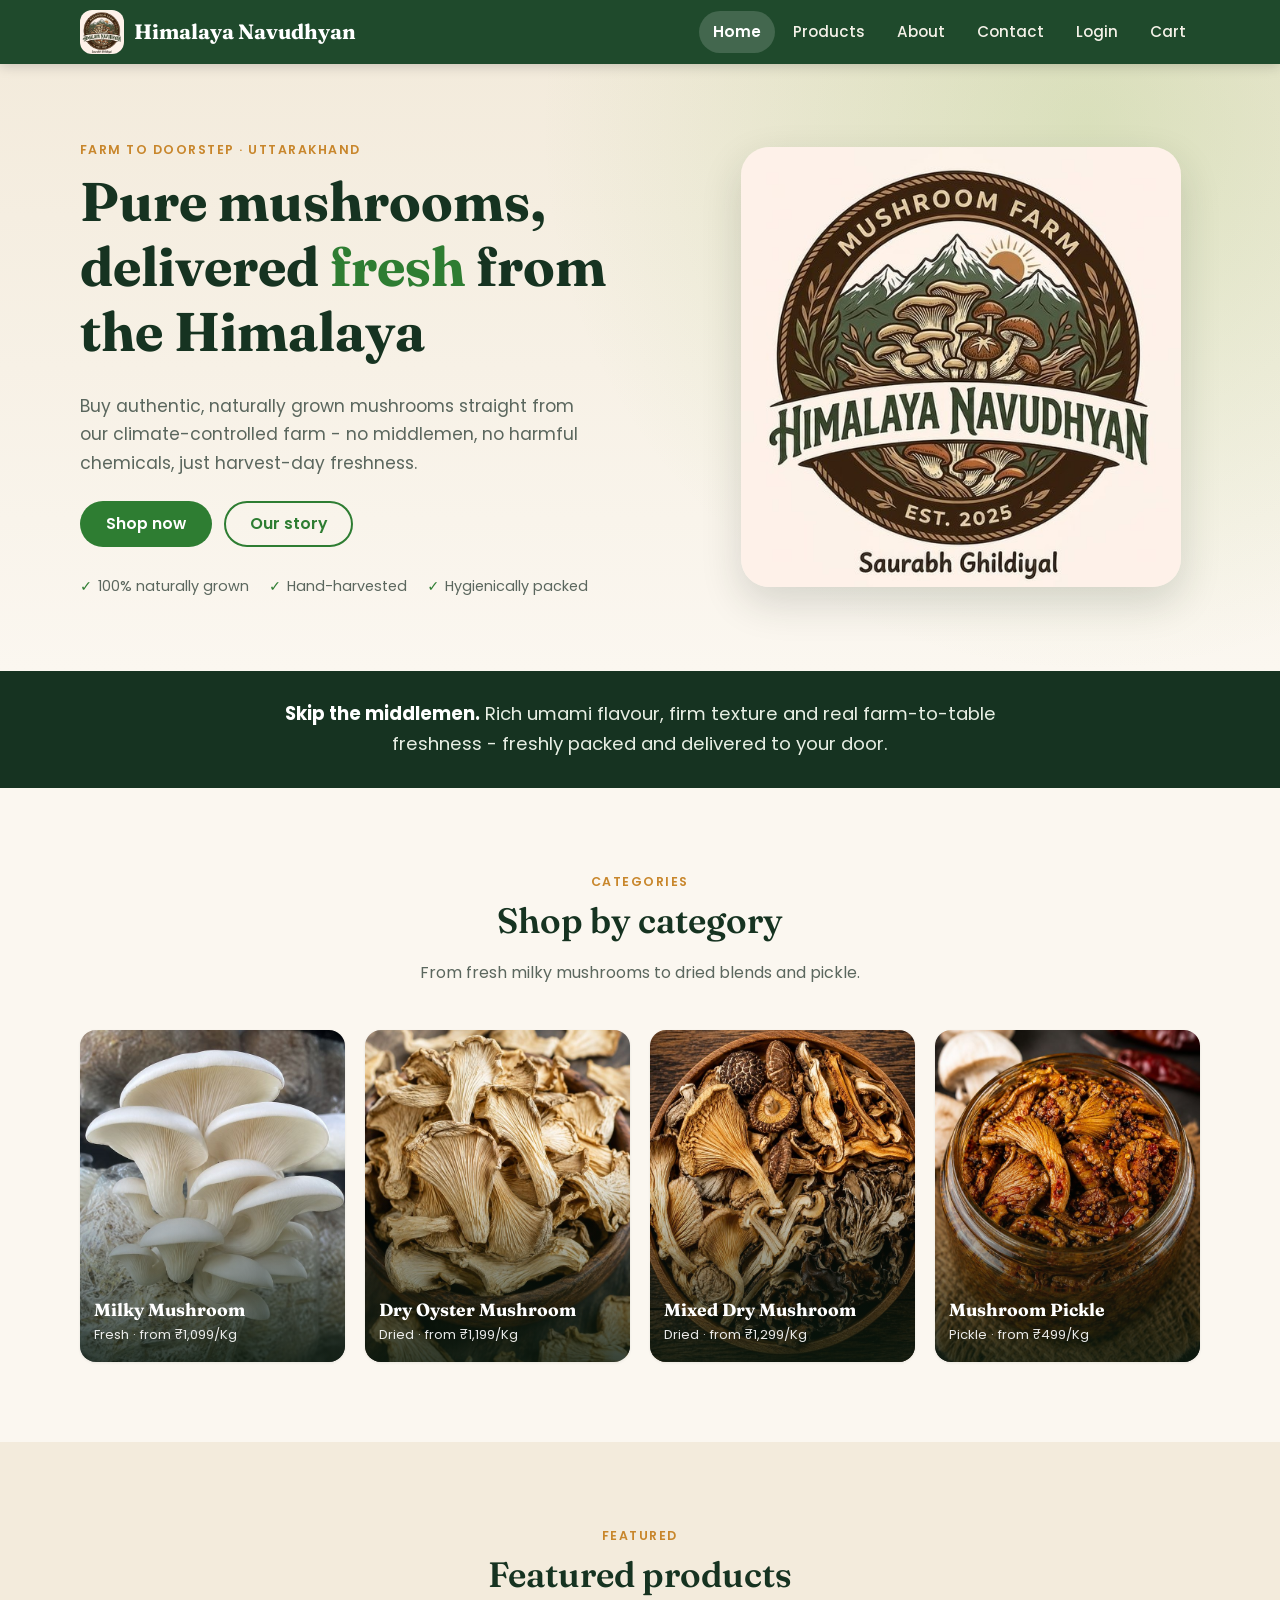
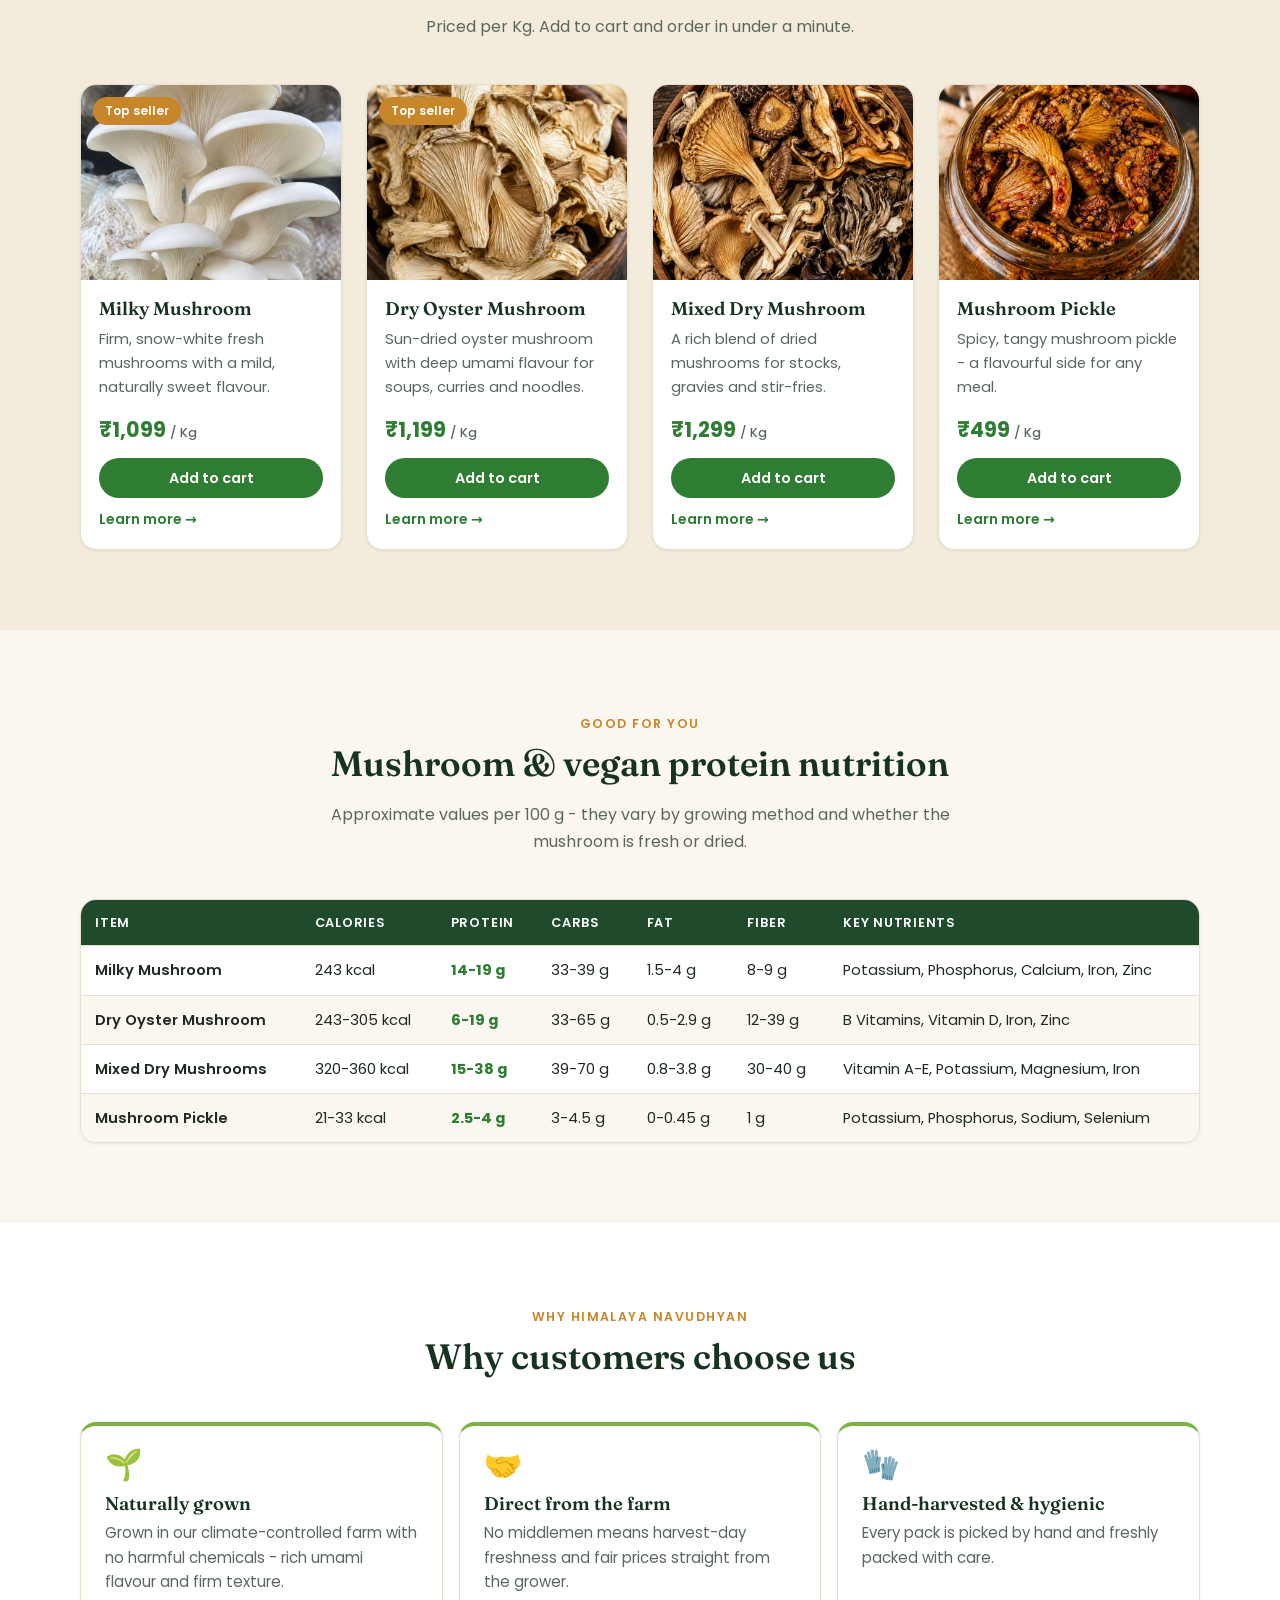
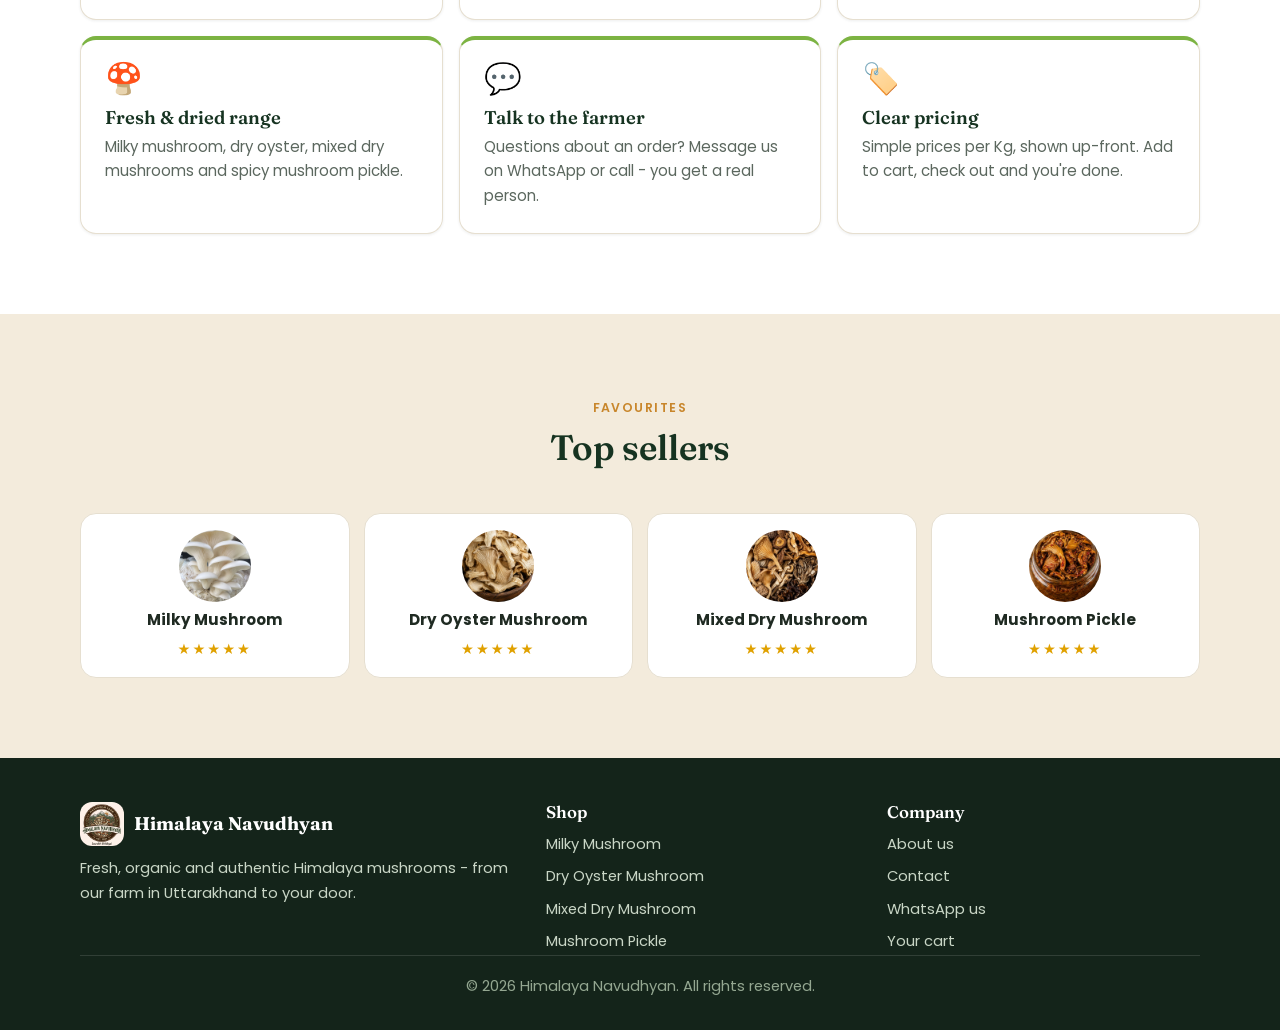
<file: index.html>
<!DOCTYPE html>
<html lang="en">

<head>
  <meta charset="UTF-8">
  <meta name="viewport" content="width=device-width, initial-scale=1">
  <title>Himalaya Navudhyan - Fresh Himalaya Mushrooms Delivered</title>
  <meta name="description"
    content="Buy authentic, naturally grown Himalaya mushrooms directly from the farm - fresh milky mushroom, dry oyster, mixed dry mushrooms and mushroom pickle.">
  <meta name="theme-color" content="#1f4a2c">
  <meta property="og:title" content="Himalaya Navudhyan - Fresh Himalaya Mushrooms Delivered">
  <meta property="og:description"
    content="Buy authentic, naturally grown Himalaya mushrooms directly from the farm - fresh milky mushroom, dry oyster, mixed dry mushrooms and mushroom pickle.">
  <meta property="og:image" content="logo-large.jpg">
  <link rel="preconnect" href="https://fonts.googleapis.com">
  <link rel="preconnect" href="https://fonts.gstatic.com" crossorigin>
  <link
    href="https://fonts.googleapis.com/css2?family=Fraunces:opsz,wght@9..144,600;9..144,700&family=Poppins:wght@400;500;600;700&display=swap"
    rel="stylesheet">
  <link rel="stylesheet" href="style.css">
  <link rel="icon" type="image/x-icon" href="favicon.ico">
  <link rel="icon" type="image/png" sizes="32x32" href="favicon-32x32.png">
  <link rel="icon" type="image/png" sizes="16x16" href="favicon-16x16.png">
  <link rel="apple-touch-icon" sizes="180x180" href="apple-touch-icon.png">
  <link rel="manifest" href="site.webmanifest">
</head>

<body>
  <a class="skip-link" href="#main">Skip to content</a>
  <header class="site-header">
    <div class="container header-inner">
      <a class="brand" href="index.html" aria-label="Himalaya Navudhyan - home">
        <img src="logo.jpg" alt="" width="44" height="44">
        <span>Himalaya Navudhyan</span>
      </a>
      <button class="nav-toggle" type="button" aria-label="Menu" aria-expanded="false" aria-controls="site-nav">
        <span></span><span></span><span></span>
      </button>
      <nav class="site-nav" id="site-nav" aria-label="Main">
        <ul>
          <li><a href="index.html" aria-current="page">Home</a></li>
          <li><a href="product.html">Products</a></li>
          <li><a href="about.html">About</a></li>
          <li><a href="contact.html">Contact</a></li>
          <li><a href="loginpage.html">Login</a></li>
          <li><a href="cart.html">Cart <span class="cart-count" hidden aria-label="items in cart">0</span></a></li>
        </ul>
      </nav>
    </div>
  </header>
  <main id="main">

    <section class="hero">
      <div class="container hero-grid">
        <div>
          <span class="eyebrow">Farm to doorstep · Uttarakhand</span>
          <h1>Pure mushrooms, delivered <span>fresh</span> from the Himalaya</h1>
          <p class="hero-lead">Buy authentic, naturally grown mushrooms straight from our climate-controlled farm - no
            middlemen, no harmful chemicals, just harvest-day freshness.</p>
          <div class="hero-actions">
            <a class="btn" href="product.html">Shop now</a>
            <a class="btn btn--ghost" href="about.html">Our story</a>
          </div>
          <ul class="hero-trust">
            <li>100% naturally grown</li>
            <li>Hand-harvested</li>
            <li>Hygienically packed</li>
          </ul>
        </div>
        <div class="hero-art">
          <div class="hero-photo">
            <img src="logo.jpg" alt="Himalaya Navudhyan mushroom farm" width="200"
              fetchpriority="high">
          </div>
        </div>
      </div>
    </section>

    <section class="promise">
      <div class="container">
        <p><strong>Skip the middlemen.</strong> Rich umami flavour, firm texture and real farm-to-table freshness -
          freshly packed and delivered to your door.</p>
      </div>
    </section>

    <section class="section">
      <div class="container">
        <div class="section-head reveal">
          <span class="eyebrow">Categories</span>
          <h2>Shop by category</h2>
          <p>From fresh milky mushrooms to dried blends and pickle.</p>
        </div>
        <div class="tiles">
          <a class="tile reveal" href="milckymushroom.html"><img src="milky.jpg" alt="" loading="lazy"
              width="720" height="1080">
            <div class="tile-label"><strong>Milky Mushroom</strong><span>Fresh · from ₹1,099/Kg</span></div>
          </a>
          <a class="tile reveal" href="dryoyster.html"><img src="dry-oyster.jpg" alt="" loading="lazy"
              width="720" height="1080">
            <div class="tile-label"><strong>Dry Oyster Mushroom</strong><span>Dried · from ₹1,199/Kg</span></div>
          </a>
          <a class="tile reveal" href="mixeddrymushroom.html"><img src="mixed-dry.jpg" alt="" loading="lazy"
              width="720" height="1080">
            <div class="tile-label"><strong>Mixed Dry Mushroom</strong><span>Dried · from ₹1,299/Kg</span></div>
          </a>
          <a class="tile reveal" href="mushroompickle.html"><img src="pickle.jpg" alt="" loading="lazy"
              width="720" height="1080">
            <div class="tile-label"><strong>Mushroom Pickle</strong><span>Pickle · from ₹499/Kg</span></div>
          </a>
        </div>
      </div>
    </section>

    <section class="section section--alt">
      <div class="container">
        <div class="section-head reveal">
          <span class="eyebrow">Featured</span>
          <h2>Featured products</h2>
          <p>Priced per Kg. Add to cart and order in under a minute.</p>
        </div>
        <div class="grid-products cols-4">
          <article class="product-card reveal">
            <a class="product-media" href="milckymushroom.html" tabindex="-1" aria-hidden="true">
              <img src="milky.jpg" alt="" loading="lazy" width="720" height="1080"><span class="badge">Top
                seller</span>
            </a>
            <div class="product-body">
              <h3><a href="milckymushroom.html">Milky Mushroom</a></h3>
              <p class="product-desc">Firm, snow-white fresh mushrooms with a mild, naturally sweet flavour.</p>
              <div class="price">₹1,099 <small>/ Kg</small></div>
              <div class="product-actions">
                <button class="btn btn--sm" type="button" data-add="milky">Add to cart</button>
                <a class="link-more" href="milckymushroom.html">Learn more →</a>
              </div>
            </div>
          </article>
          <article class="product-card reveal">
            <a class="product-media" href="dryoyster.html" tabindex="-1" aria-hidden="true">
              <img src="dry-oyster.jpg" alt="" loading="lazy" width="720" height="1080"><span class="badge">Top
                seller</span>
            </a>
            <div class="product-body">
              <h3><a href="dryoyster.html">Dry Oyster Mushroom</a></h3>
              <p class="product-desc">Sun-dried oyster mushroom with deep umami flavour for soups, curries and noodles.
              </p>
              <div class="price">₹1,199 <small>/ Kg</small></div>
              <div class="product-actions">
                <button class="btn btn--sm" type="button" data-add="dry-oyster">Add to cart</button>
                <a class="link-more" href="dryoyster.html">Learn more →</a>
              </div>
            </div>
          </article>
          <article class="product-card reveal">
            <a class="product-media" href="mixeddrymushroom.html" tabindex="-1" aria-hidden="true">
              <img src="mixed-dry.jpg" alt="" loading="lazy" width="720" height="1080">
            </a>
            <div class="product-body">
              <h3><a href="mixeddrymushroom.html">Mixed Dry Mushroom</a></h3>
              <p class="product-desc">A rich blend of dried mushrooms for stocks, gravies and stir-fries.</p>
              <div class="price">₹1,299 <small>/ Kg</small></div>
              <div class="product-actions">
                <button class="btn btn--sm" type="button" data-add="mixed-dry">Add to cart</button>
                <a class="link-more" href="mixeddrymushroom.html">Learn more →</a>
              </div>
            </div>
          </article>
          <article class="product-card reveal">
            <a class="product-media" href="mushroompickle.html" tabindex="-1" aria-hidden="true">
              <img src="pickle.jpg" alt="" loading="lazy" width="720" height="1080">
            </a>
            <div class="product-body">
              <h3><a href="mushroompickle.html">Mushroom Pickle</a></h3>
              <p class="product-desc">Spicy, tangy mushroom pickle - a flavourful side for any meal.</p>
              <div class="price">₹499 <small>/ Kg</small></div>
              <div class="product-actions">
                <button class="btn btn--sm" type="button" data-add="pickle">Add to cart</button>
                <a class="link-more" href="mushroompickle.html">Learn more →</a>
              </div>
            </div>
          </article>
        </div>
      </div>
    </section>

    <section class="section">
      <div class="container">
        <div class="section-head reveal">
          <span class="eyebrow">Good for you</span>
          <h2>Mushroom &amp; vegan protein nutrition</h2>
          <p>Approximate values per 100 g - they vary by growing method and whether the mushroom is fresh or dried.</p>
        </div>
        <div class="table-wrap reveal" tabindex="0" role="region" aria-label="Nutrition comparison table">
          <table class="nutrition-table">
            <thead>
              <tr>
                <th>Item</th>
                <th>Calories</th>
                <th>Protein</th>
                <th>Carbs</th>
                <th>Fat</th>
                <th>Fiber</th>
                <th>Key nutrients</th>
              </tr>
            </thead>
            <tbody>
              <tr>
                <td>Milky Mushroom</td>
                <td>243 kcal</td>
                <td class="highlight">14-19 g</td>
                <td>33-39 g</td>
                <td>1.5-4 g</td>
                <td>8-9 g</td>
                <td>Potassium, Phosphorus, Calcium, Iron, Zinc</td>
              </tr>
              <tr>
                <td>Dry Oyster Mushroom</td>
                <td>243-305 kcal</td>
                <td class="highlight">6-19 g</td>
                <td>33-65 g</td>
                <td>0.5-2.9 g</td>
                <td>12-39 g</td>
                <td>B Vitamins, Vitamin D, Iron, Zinc</td>
              </tr>
              <tr>
                <td>Mixed Dry Mushrooms</td>
                <td>320-360 kcal</td>
                <td class="highlight">15-38 g</td>
                <td>39-70 g</td>
                <td>0.8-3.8 g</td>
                <td>30-40 g</td>
                <td>Vitamin A-E, Potassium, Magnesium, Iron</td>
              </tr>
              <tr>
                <td>Mushroom Pickle</td>
                <td>21-33 kcal</td>
                <td class="highlight">2.5-4 g</td>
                <td>3-4.5 g</td>
                <td>0-0.45 g</td>
                <td>1 g</td>
                <td>Potassium, Phosphorus, Sodium, Selenium</td>
              </tr>
            </tbody>
          </table>
        </div>
        <p class="swipe-hint">← Swipe the table for more →</p>
      </div>
    </section>

    <section class="section section--white">
      <div class="container">
        <div class="section-head reveal">
          <span class="eyebrow">Why Himalaya Navudhyan</span>
          <h2>Why customers choose us</h2>
        </div>
        <div class="features">
          <div class="feature reveal">
            <div class="ico">🌱</div>
            <h3>Naturally grown</h3>
            <p>Grown in our climate-controlled farm with no harmful chemicals -  rich umami flavour and firm texture.</p>
          </div>
          <div class="feature reveal">
            <div class="ico">🤝</div>
            <h3>Direct from the farm</h3>
            <p>No middlemen means harvest-day freshness and fair prices straight from the grower.</p>
          </div>
          <div class="feature reveal">
            <div class="ico">🧤</div>
            <h3>Hand-harvested &amp; hygienic</h3>
            <p>Every pack is picked by hand and freshly packed with care.</p>
          </div>
          <div class="feature reveal">
            <div class="ico">🍄</div>
            <h3>Fresh &amp; dried range</h3>
            <p>Milky mushroom, dry oyster, mixed dry mushrooms and spicy mushroom pickle.</p>
          </div>
          <div class="feature reveal">
            <div class="ico">💬</div>
            <h3>Talk to the farmer</h3>
            <p>Questions about an order? Message us on WhatsApp or call - you get a real person.</p>
          </div>
          <div class="feature reveal">
            <div class="ico">🏷️</div>
            <h3>Clear pricing</h3>
            <p>Simple prices per Kg, shown up-front. Add to cart, check out and you're done.</p>
          </div>
        </div>
      </div>
    </section>

    <section class="section section--alt">
      <div class="container">
        <div class="section-head reveal"><span class="eyebrow">Favourites</span>
          <h2>Top sellers</h2>
        </div>
        <div class="sellers">
          <a class="seller reveal" href="milckymushroom.html"><img src="milky.jpg" alt="" loading="lazy"
              width="72" height="72"><strong>Milky Mushroom</strong><span class="stars"
              aria-label="5 out of 5 stars">★★★★★</span></a>
          <a class="seller reveal" href="dryoyster.html"><img src="dry-oyster.jpg" alt="" loading="lazy"
              width="72" height="72"><strong>Dry Oyster Mushroom</strong><span class="stars"
              aria-label="5 out of 5 stars">★★★★★</span></a>
          <a class="seller reveal" href="mixeddrymushroom.html"><img src="mixed-dry.jpg" alt="" loading="lazy"
              width="72" height="72"><strong>Mixed Dry Mushroom</strong><span class="stars"
              aria-label="5 out of 5 stars">★★★★★</span></a>
          <a class="seller reveal" href="mushroompickle.html"><img src="pickle.jpg" alt="" loading="lazy"
              width="72" height="72"><strong>Mushroom Pickle</strong><span class="stars"
              aria-label="5 out of 5 stars">★★★★★</span></a>
        </div>
      </div>
    </section>
  </main>
  <footer class="site-footer">
    <div class="container">
      <div class="footer-grid">
        <div>
          <div class="footer-brand"><img src="logo.jpg" alt="" width="44" height="44"><strong>Himalaya
              Navudhyan</strong></div>
          <p>Fresh, organic and authentic Himalaya mushrooms - from our farm in Uttarakhand to your door.</p>
        </div>
        <div>
          <h3>Shop</h3>
          <ul>
            <li><a href="milckymushroom.html">Milky Mushroom</a></li>
            <li><a href="dryoyster.html">Dry Oyster Mushroom</a></li>
            <li><a href="mixeddrymushroom.html">Mixed Dry Mushroom</a></li>
            <li><a href="mushroompickle.html">Mushroom Pickle</a></li>
          </ul>
        </div>
        <div>
          <h3>Company</h3>
          <ul>
            <li><a href="about.html">About us</a></li>
            <li><a href="contact.html">Contact</a></li>
            <li><a href="https://wa.me/917836058491" rel="noopener">WhatsApp us</a></li>
            <li><a href="cart.html">Your cart</a></li>
          </ul>
        </div>
      </div>
      <p class="copyright">© 2026 Himalaya Navudhyan. All rights reserved.</p>
    </div>
  </footer>
  <script src="site.js"></script>
</body>

</html>
</file>
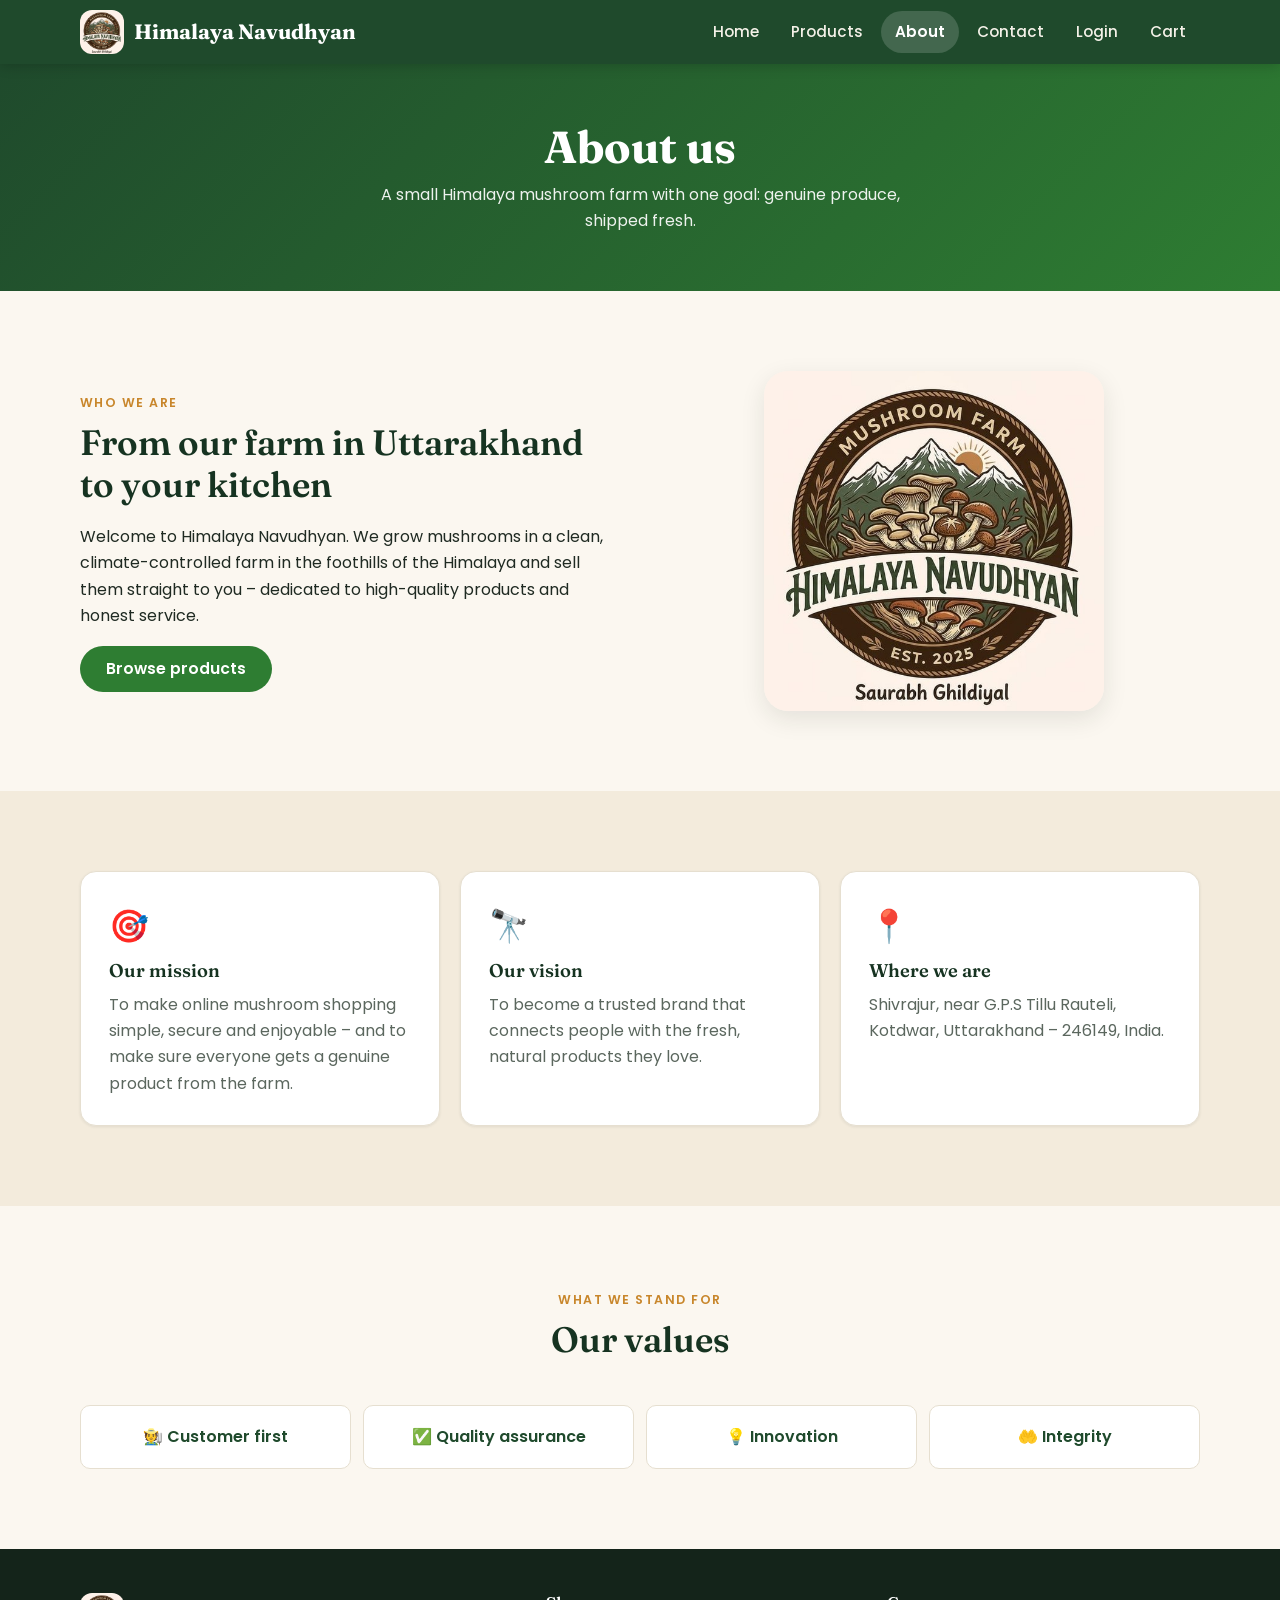
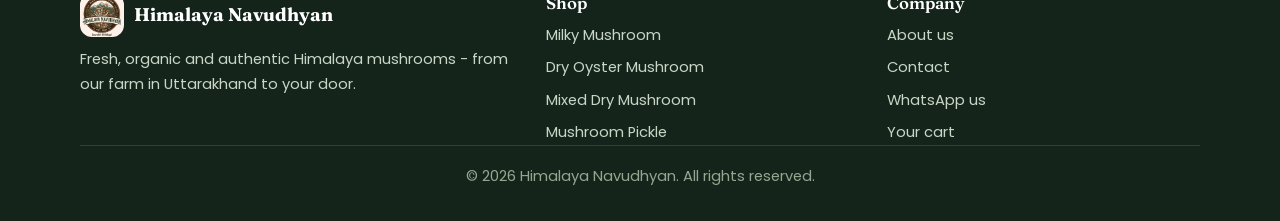
<file: about.html>
<!DOCTYPE html>
<html lang="en">
<head>
  <meta charset="UTF-8">
  <meta name="viewport" content="width=device-width, initial-scale=1">
  <title>About Us - Himalaya Navudhyan</title>
  <meta name="description" content="Our mission, vision and values - a Himalaya mushroom farm making genuine, fresh produce easy to buy online.">
  <meta name="theme-color" content="#1f4a2c">
  <meta property="og:title" content="About Us - Himalaya Navudhyan">
  <meta property="og:description" content="Our mission, vision and values - a Himalaya mushroom farm making genuine, fresh produce easy to buy online.">
  <meta property="og:image" content="logo.jpg">
  <link rel="preconnect" href="https://fonts.googleapis.com">
  <link rel="preconnect" href="https://fonts.gstatic.com" crossorigin>
  <link href="https://fonts.googleapis.com/css2?family=Fraunces:opsz,wght@9..144,600;9..144,700&family=Poppins:wght@400;500;600;700&display=swap" rel="stylesheet">
  <link rel="stylesheet" href="style.css">
  <link rel="icon" type="image/x-icon" href="favicon.ico">
  <link rel="icon" type="image/png" sizes="32x32" href="favicon-32x32.png">
  <link rel="icon" type="image/png" sizes="16x16" href="favicon-16x16.png">
  <link rel="apple-touch-icon" sizes="180x180" href="apple-touch-icon.png">
  <link rel="manifest" href="site.webmanifest">
</head>
<body>
<a class="skip-link" href="#main">Skip to content</a>
<header class="site-header">
  <div class="container header-inner">
    <a class="brand" href="index.html" aria-label="Himalaya Navudhyan - home">
      <img src="logo.jpg" alt="" width="44" height="44">
      <span>Himalaya Navudhyan</span>
    </a>
    <button class="nav-toggle" type="button" aria-label="Menu" aria-expanded="false" aria-controls="site-nav">
      <span></span><span></span><span></span>
    </button>
    <nav class="site-nav" id="site-nav" aria-label="Main">
      <ul>
        <li><a href="index.html">Home</a></li>
        <li><a href="product.html">Products</a></li>
        <li><a href="about.html" aria-current="page">About</a></li>
        <li><a href="contact.html">Contact</a></li>
        <li><a href="loginpage.html">Login</a></li>
        <li><a href="cart.html">Cart <span class="cart-count" hidden aria-label="items in cart">0</span></a></li>
      </ul>
    </nav>
  </div>
</header>
<main id="main">
<section class="page-banner"><div class="container"><h1>About us</h1><p>A small Himalaya mushroom farm with one goal: genuine produce, shipped fresh.</p></div></section>

<section class="section">
  <div class="container about-intro">
    <div class="reveal">
      <span class="eyebrow">Who we are</span>
      <h2>From our farm in Uttarakhand to your kitchen</h2>
      <p>Welcome to Himalaya Navudhyan. We grow mushrooms in a clean, climate-controlled farm in the foothills of the Himalaya and sell them straight to you – dedicated to high-quality products and honest service.</p>
      <a class="btn" href="product.html">Browse products</a>
    </div>
    <img class="reveal" src="logo.jpg" alt="Himalaya Navudhyan mushroom farm logo" width="340" height="340" loading="lazy">
  </div>
</section>

<section class="section section--alt">
  <div class="container">
    <div class="about-grid">
      <div class="about-card reveal"><div class="ico">🎯</div><h3>Our mission</h3><p>To make online mushroom shopping simple, secure and enjoyable – and to make sure everyone gets a genuine product from the farm.</p></div>
      <div class="about-card reveal"><div class="ico">🔭</div><h3>Our vision</h3><p>To become a trusted brand that connects people with the fresh, natural products they love.</p></div>
      <div class="about-card reveal"><div class="ico">📍</div><h3>Where we are</h3><p>Shivrajur, near G.P.S Tillu Rauteli, Kotdwar, Uttarakhand – 246149, India.</p></div>
    </div>
  </div>
</section>

<section class="section">
  <div class="container">
    <div class="section-head reveal"><span class="eyebrow">What we stand for</span><h2>Our values</h2></div>
    <ul class="values">
      <li class="reveal">🧑‍🌾 Customer first</li><li class="reveal">✅ Quality assurance</li>
      <li class="reveal">💡 Innovation</li><li class="reveal">🤲 Integrity</li>
    </ul>
  </div>
</section>
</main>
<footer class="site-footer">
  <div class="container">
    <div class="footer-grid">
      <div>
        <div class="footer-brand"><img src="logo.jpg" alt="" width="44" height="44"><strong>Himalaya Navudhyan</strong></div>
        <p>Fresh, organic and authentic Himalaya mushrooms - from our farm in Uttarakhand to your door.</p>
      </div>
      <div>
        <h3>Shop</h3>
        <ul>
          <li><a href="milckymushroom.html">Milky Mushroom</a></li>
          <li><a href="dryoyster.html">Dry Oyster Mushroom</a></li>
          <li><a href="mixeddrymushroom.html">Mixed Dry Mushroom</a></li>
          <li><a href="mushroompickle.html">Mushroom Pickle</a></li>
        </ul>
      </div>
      <div>
        <h3>Company</h3>
        <ul>
          <li><a href="about.html">About us</a></li>
          <li><a href="contact.html">Contact</a></li>
          <li><a href="https://wa.me/917836058491" rel="noopener">WhatsApp us</a></li>
          <li><a href="cart.html">Your cart</a></li>
        </ul>
      </div>
    </div>
    <p class="copyright">© 2026 Himalaya Navudhyan. All rights reserved.</p>
  </div>
</footer>
<script src="site.js"></script>
</body>
</html>
</file>
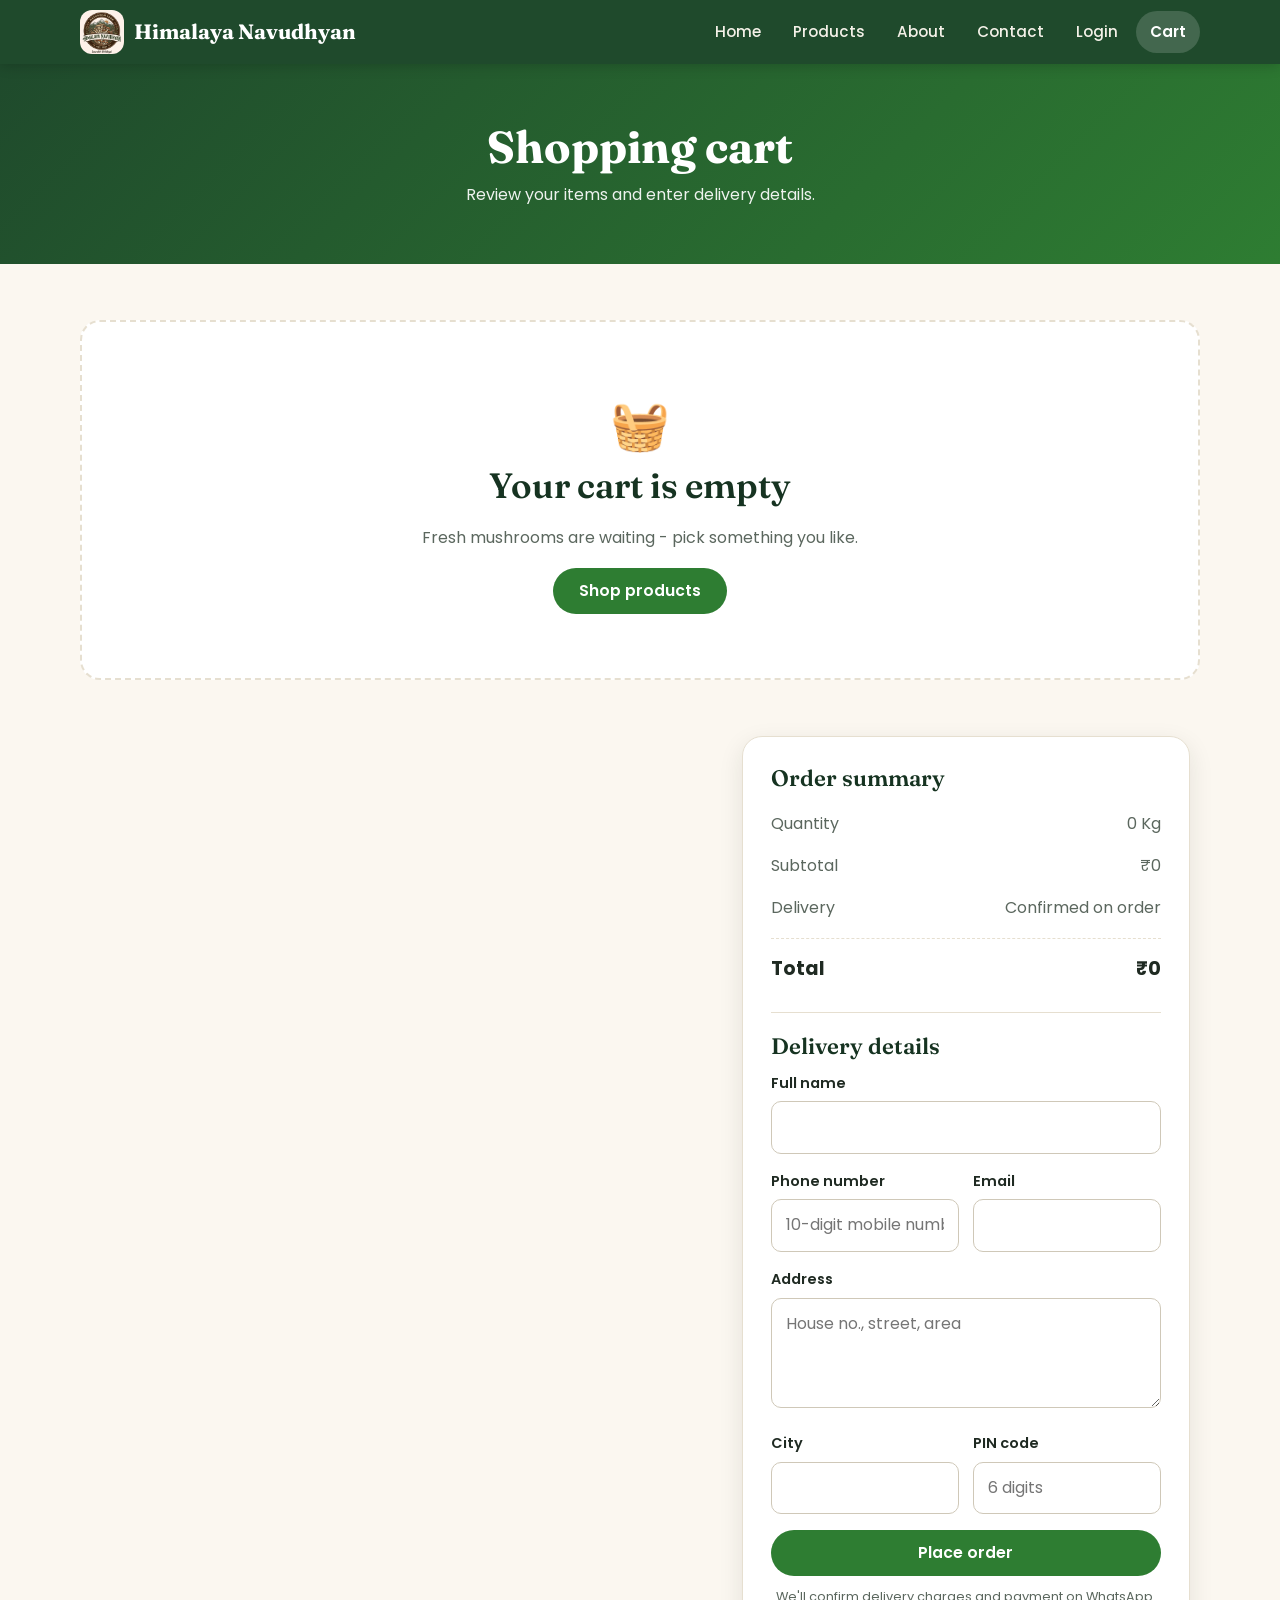
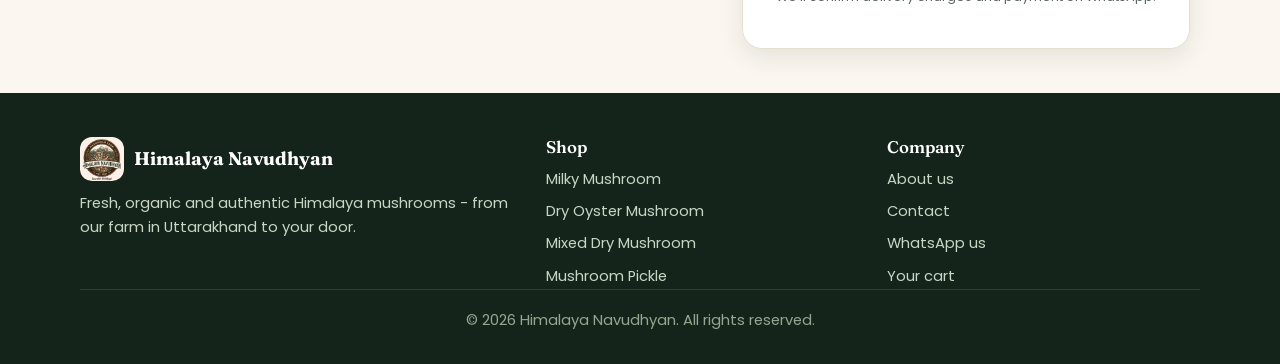
<file: cart.html>
<!DOCTYPE html>
<html lang="en">
<head>
  <meta charset="UTF-8">
  <meta name="viewport" content="width=device-width, initial-scale=1">
  <title>Your Cart - Himalaya Navudhyan</title>
  <meta name="description" content="Review your mushrooms and place your order.">
  <meta name="theme-color" content="#1f4a2c">
  <meta property="og:title" content="Your Cart - Himalaya Navudhyan">
  <meta property="og:description" content="Review your mushrooms and place your order.">
  <meta property="og:image" content="logo-large.jpg">
  <link rel="preconnect" href="https://fonts.googleapis.com">
  <link rel="preconnect" href="https://fonts.gstatic.com" crossorigin>
  <link href="https://fonts.googleapis.com/css2?family=Fraunces:opsz,wght@9..144,600;9..144,700&family=Poppins:wght@400;500;600;700&display=swap" rel="stylesheet">
  <link rel="stylesheet" href="style.css">
  <link rel="icon" type="image/x-icon" href="favicon.ico">
  <link rel="icon" type="image/png" sizes="32x32" href="favicon-32x32.png">
  <link rel="icon" type="image/png" sizes="16x16" href="favicon-16x16.png">
  <link rel="apple-touch-icon" sizes="180x180" href="apple-touch-icon.png">
  <link rel="manifest" href="site.webmanifest">
</head>
<body>
<a class="skip-link" href="#main">Skip to content</a>
<header class="site-header">
  <div class="container header-inner">
    <a class="brand" href="index.html" aria-label="Himalaya Navudhyan – home">
      <img src="logo.jpg" alt="" width="44" height="44">
      <span>Himalaya Navudhyan</span>
    </a>
    <button class="nav-toggle" type="button" aria-label="Menu" aria-expanded="false" aria-controls="site-nav">
      <span></span><span></span><span></span>
    </button>
    <nav class="site-nav" id="site-nav" aria-label="Main">
      <ul>
        <li><a href="index.html">Home</a></li>
        <li><a href="product.html">Products</a></li>
        <li><a href="about.html">About</a></li>
        <li><a href="contact.html">Contact</a></li>
        <li><a href="loginpage.html">Login</a></li>
        <li><a href="cart.html" aria-current="page">Cart <span class="cart-count" hidden aria-label="items in cart">0</span></a></li>
      </ul>
    </nav>
  </div>
</header>
<main id="main">
<section class="page-banner"><div class="container"><h1>Shopping cart</h1><p>Review your items and enter delivery details.</p></div></section>

<div id="cart-empty" class="container" hidden style="margin-block:clamp(24px,5vw,56px)">
  <div class="empty">
    <div class="ico">🧺</div>
    <h2>Your cart is empty</h2>
    <p>Fresh mushrooms are waiting - pick something you like.</p>
    <a class="btn" href="product.html">Shop products</a>
  </div>
</div>

<div id="cart-layout" class="cart-layout" hidden>
  <section aria-label="Items in your cart"><div id="cart-items" class="cart-items"></div></section>

  <aside class="cart-summary" id="cart-summary-box" aria-labelledby="sum-h">
    <h2 id="sum-h">Order summary</h2>
    <div class="sum-row"><span>Quantity</span><span id="sum-items">0 Kg</span></div>
    <div class="sum-row"><span>Subtotal</span><span id="sum-subtotal">₹0</span></div>
    <div class="sum-row"><span>Delivery</span><span>Confirmed on order</span></div>
    <div class="sum-row total"><span>Total</span><span id="sum-total">₹0</span></div>
    <hr>
    <h2>Delivery details</h2>
    <form id="delivery-form" novalidate>
      <div class="field"><label for="d-name">Full name</label><input id="d-name" name="name" type="text" autocomplete="name" required></div>
      <div class="field-row">
        <div class="field"><label for="d-phone">Phone number</label><input id="d-phone" name="phone" type="tel" inputmode="numeric" autocomplete="tel" pattern="[0-9+ \-]{10,15}" placeholder="10-digit mobile number" required></div>
        <div class="field"><label for="d-email">Email</label><input id="d-email" name="email" type="email" inputmode="email" autocomplete="email" required></div>
      </div>
      <div class="field"><label for="d-address">Address</label><textarea id="d-address" name="address" rows="2" autocomplete="street-address" placeholder="House no., street, area" required style="resize:vertical"></textarea></div>
      <div class="field-row">
        <div class="field"><label for="d-city">City</label><input id="d-city" name="city" type="text" autocomplete="address-level2" required></div>
        <div class="field"><label for="d-pin">PIN code</label><input id="d-pin" name="pincode" type="text" inputmode="numeric" autocomplete="postal-code" pattern="[0-9]{6}" maxlength="6" placeholder="6 digits" required></div>
      </div>
      <button class="btn btn--block" type="submit">Place order</button>
      <p class="field-hint" style="text-align:center;margin-top:10px">We'll confirm delivery charges and payment on WhatsApp.</p>
    </form>
  </aside>
</div>

<div class="modal" id="order-modal" role="dialog" aria-modal="true" aria-labelledby="om-h">
  <div class="modal-box">
    <div class="ico">🎉</div>
    <h2 id="om-h">Almost done!</h2>
    <p>Your order <span class="order-ref" id="order-ref"></span> is ready. Tap below to send it to us on WhatsApp – we'll confirm delivery charges and payment there.</p>
    <a class="btn btn--block" id="order-wa" href="#" target="_blank" rel="noopener">Send order on WhatsApp</a>
    <button class="btn btn--ghost btn--block" id="order-close" type="button">Back to cart</button>
  </div>
</div>
</main>
<footer class="site-footer">
  <div class="container">
    <div class="footer-grid">
      <div>
        <div class="footer-brand"><img src="logo.jpg" alt="" width="44" height="44"><strong>Himalaya Navudhyan</strong></div>
        <p>Fresh, organic and authentic Himalaya mushrooms - from our farm in Uttarakhand to your door.</p>
      </div>
      <div>
        <h3>Shop</h3>
        <ul>
          <li><a href="milckymushroom.html">Milky Mushroom</a></li>
          <li><a href="dryoyster.html">Dry Oyster Mushroom</a></li>
          <li><a href="mixeddrymushroom.html">Mixed Dry Mushroom</a></li>
          <li><a href="mushroompickle.html">Mushroom Pickle</a></li>
        </ul>
      </div>
      <div>
        <h3>Company</h3>
        <ul>
          <li><a href="about.html">About us</a></li>
          <li><a href="contact.html">Contact</a></li>
          <li><a href="https://wa.me/917836058491" rel="noopener">WhatsApp us</a></li>
          <li><a href="cart.html">Your cart</a></li>
        </ul>
      </div>
    </div>
    <p class="copyright">© 2026 Himalaya Navudhyan. All rights reserved.</p>
  </div>
</footer>
<script src="site.js"></script>
</body>
</html>
</file>
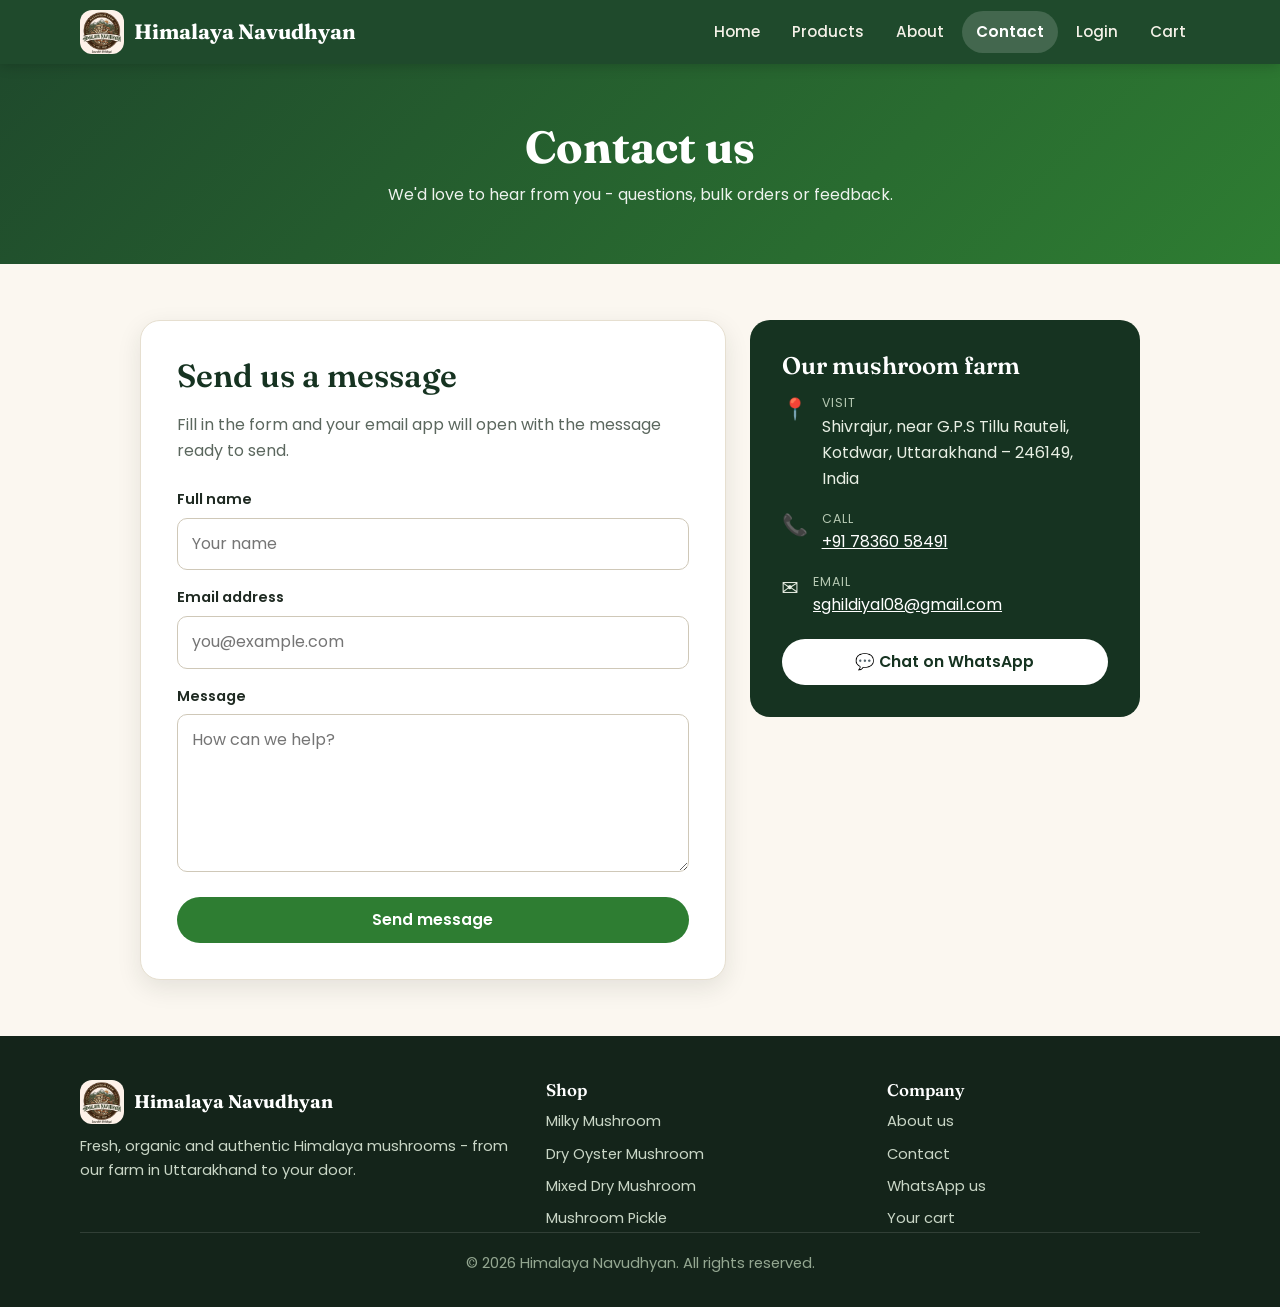
<file: contact.html>
<!DOCTYPE html>
<html lang="en">
<head>
  <meta charset="UTF-8">
  <meta name="viewport" content="width=device-width, initial-scale=1">
  <title>Contact Us - Himalaya Navudhyan</title>
  <meta name="description" content="Get in touch with our Himalaya mushroom farm - call, WhatsApp, email or send us a message.">
  <meta name="theme-color" content="#1f4a2c">
  <meta property="og:title" content="Contact Us - Himalaya Navudhyan">
  <meta property="og:description" content="Get in touch with our Himalaya mushroom farm - call, WhatsApp, email or send us a message.">
  <meta property="og:image" content="logo-large.jpg">
  <link rel="preconnect" href="https://fonts.googleapis.com">
  <link rel="preconnect" href="https://fonts.gstatic.com" crossorigin>
  <link href="https://fonts.googleapis.com/css2?family=Fraunces:opsz,wght@9..144,600;9..144,700&family=Poppins:wght@400;500;600;700&display=swap" rel="stylesheet">
  <link rel="stylesheet" href="style.css">
  <link rel="icon" type="image/x-icon" href="favicon.ico">
  <link rel="icon" type="image/png" sizes="32x32" href="favicon-32x32.png">
  <link rel="icon" type="image/png" sizes="16x16" href="favicon-16x16.png">
  <link rel="apple-touch-icon" sizes="180x180" href="apple-touch-icon.png">
  <link rel="manifest" href="site.webmanifest">
</head>
<body>
<a class="skip-link" href="#main">Skip to content</a>
<header class="site-header">
  <div class="container header-inner">
    <a class="brand" href="index.html" aria-label="Himalaya Navudhyan - home">
      <img src="logo.jpg" alt="" width="44" height="44">
      <span>Himalaya Navudhyan</span>
    </a>
    <button class="nav-toggle" type="button" aria-label="Menu" aria-expanded="false" aria-controls="site-nav">
      <span></span><span></span><span></span>
    </button>
    <nav class="site-nav" id="site-nav" aria-label="Main">
      <ul>
        <li><a href="index.html">Home</a></li>
        <li><a href="product.html">Products</a></li>
        <li><a href="about.html">About</a></li>
        <li><a href="contact.html" aria-current="page">Contact</a></li>
        <li><a href="loginpage.html">Login</a></li>
        <li><a href="cart.html">Cart <span class="cart-count" hidden aria-label="items in cart">0</span></a></li>
      </ul>
    </nav>
  </div>
</header>
<main id="main">
<section class="page-banner"><div class="container"><h1>Contact us</h1><p>We'd love to hear from you - questions, bulk orders or feedback.</p></div></section>

<div class="contact-grid">
  <section class="form-card reveal" aria-labelledby="cf-h">
    <h2 id="cf-h">Send us a message</h2>
    <p class="form-sub" style="text-align:left">Fill in the form and your email app will open with the message ready to send.</p>
    <div id="contact-note" class="notice" hidden role="status"></div>
    <form id="contact-form" novalidate>
      <div class="field"><label for="name">Full name</label><input id="name" name="name" type="text" autocomplete="name" placeholder="Your name" required></div>
      <div class="field"><label for="email">Email address</label><input id="email" name="email" type="email" autocomplete="email" inputmode="email" placeholder="you@example.com" required></div>
      <div class="field"><label for="message">Message</label><textarea id="message" name="message" rows="5" placeholder="How can we help?" required></textarea></div>
      <button class="btn btn--block" type="submit">Send message</button>
    </form>
  </section>

  <aside class="info-card reveal" aria-labelledby="ci-h">
    <h2 id="ci-h">Our mushroom farm</h2>
    <ul class="info-list">
      <li><span class="ico">📍</span><div><small>Visit</small>Shivrajur, near G.P.S Tillu Rauteli, Kotdwar, Uttarakhand – 246149, India</div></li>
      <li><span class="ico">📞</span><div><small>Call</small><a href="tel:+917836058491">+91 78360 58491</a></div></li>
      <li><span class="ico">✉️</span><div><small>Email</small><a href="mailto:sghildiyal08@gmail.com">sghildiyal08@gmail.com</a></div></li>
    </ul>
    <a class="btn btn--light btn--block" href="https://wa.me/917836058491?text=Hello%20Himalaya%20Navudhyan!" rel="noopener">💬 Chat on WhatsApp</a>
  </aside>
</div>
</main>
<footer class="site-footer">
  <div class="container">
    <div class="footer-grid">
      <div>
        <div class="footer-brand"><img src="logo.jpg" alt="" width="44" height="44"><strong>Himalaya Navudhyan</strong></div>
        <p>Fresh, organic and authentic Himalaya mushrooms - from our farm in Uttarakhand to your door.</p>
      </div>
      <div>
        <h3>Shop</h3>
        <ul>
          <li><a href="milckymushroom.html">Milky Mushroom</a></li>
          <li><a href="dryoyster.html">Dry Oyster Mushroom</a></li>
          <li><a href="mixeddrymushroom.html">Mixed Dry Mushroom</a></li>
          <li><a href="mushroompickle.html">Mushroom Pickle</a></li>
        </ul>
      </div>
      <div>
        <h3>Company</h3>
        <ul>
          <li><a href="about.html">About us</a></li>
          <li><a href="contact.html">Contact</a></li>
          <li><a href="https://wa.me/917836058491" rel="noopener">WhatsApp us</a></li>
          <li><a href="cart.html">Your cart</a></li>
        </ul>
      </div>
    </div>
    <p class="copyright">© 2026 Himalaya Navudhyan. All rights reserved.</p>
  </div>
</footer>
<script src="site.js"></script>
</body>
</html>
</file>
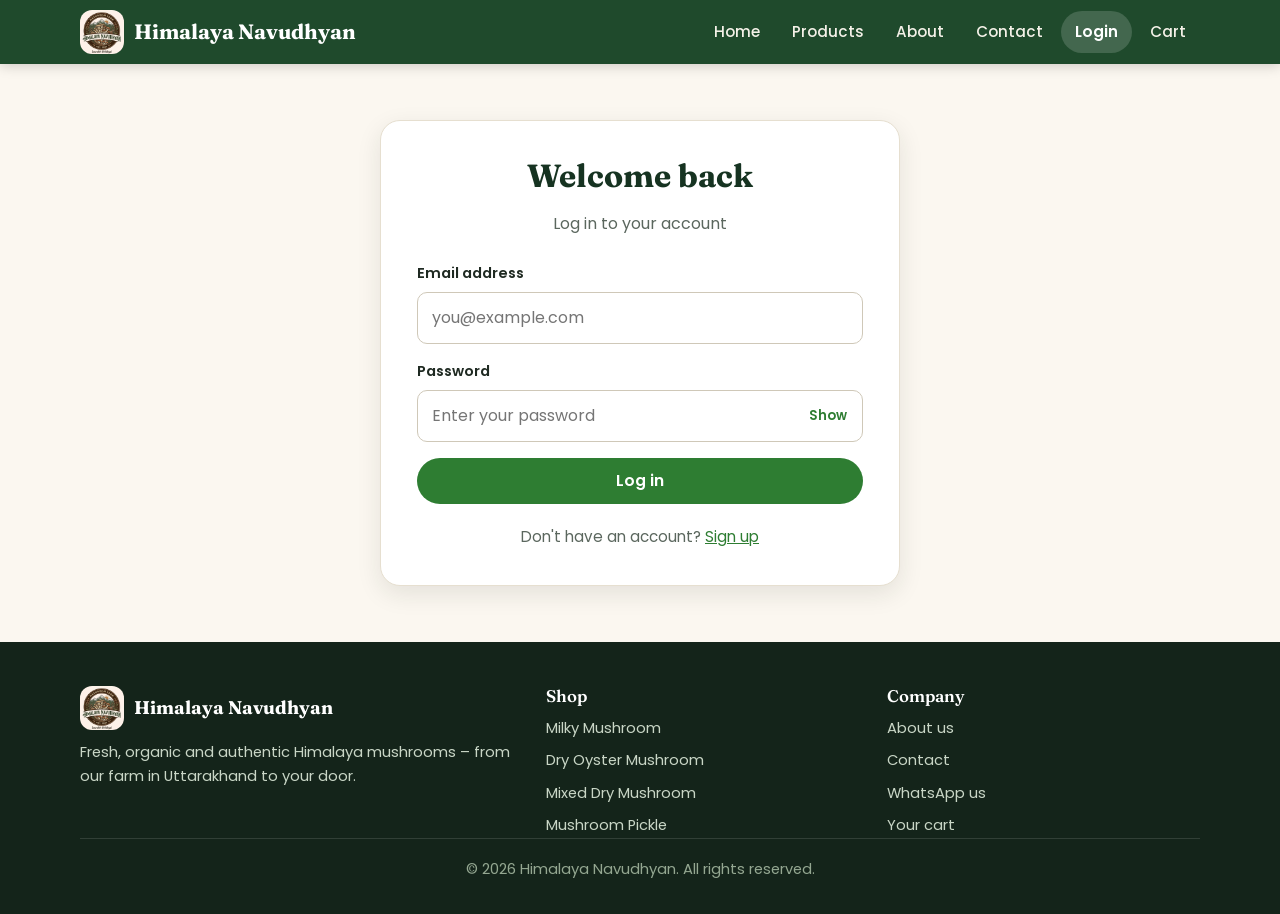
<file: loginpage.html>
<!DOCTYPE html>
<html lang="en">
<head>
  <meta charset="UTF-8">
  <meta name="viewport" content="width=device-width, initial-scale=1">
  <title>Login - Himalaya Navudhyan</title>
  <meta name="description" content="Log in to your account.">
  <meta name="theme-color" content="#1f4a2c">
  <meta property="og:title" content="Login - Himalaya Navudhyan">
  <meta property="og:description" content="Log in to your account.">
  <meta property="og:image" content="logo-large.jpg">
  <link rel="preconnect" href="https://fonts.googleapis.com">
  <link rel="preconnect" href="https://fonts.gstatic.com" crossorigin>
  <link href="https://fonts.googleapis.com/css2?family=Fraunces:opsz,wght@9..144,600;9..144,700&family=Poppins:wght@400;500;600;700&display=swap" rel="stylesheet">
  <link rel="stylesheet" href="style.css">
  <link rel="icon" type="image/x-icon" href="favicon.ico">
  <link rel="icon" type="image/png" sizes="32x32" href="favicon-32x32.png">
  <link rel="icon" type="image/png" sizes="16x16" href="favicon-16x16.png">
  <link rel="apple-touch-icon" sizes="180x180" href="apple-touch-icon.png">
  <link rel="manifest" href="site.webmanifest">
</head>
<body>
<a class="skip-link" href="#main">Skip to content</a>
<header class="site-header">
  <div class="container header-inner">
    <a class="brand" href="index.html" aria-label="Himalaya Navudhyan - home">
      <img src="logo.jpg" alt="" width="44" height="44">
      <span>Himalaya Navudhyan</span>
    </a>
    <button class="nav-toggle" type="button" aria-label="Menu" aria-expanded="false" aria-controls="site-nav">
      <span></span><span></span><span></span>
    </button>
    <nav class="site-nav" id="site-nav" aria-label="Main">
      <ul>
        <li><a href="index.html">Home</a></li>
        <li><a href="product.html">Products</a></li>
        <li><a href="about.html">About</a></li>
        <li><a href="contact.html">Contact</a></li>
        <li><a href="loginpage.html" aria-current="page">Login</a></li>
        <li><a href="cart.html">Cart <span class="cart-count" hidden aria-label="items in cart">0</span></a></li>
      </ul>
    </nav>
  </div>
</header>
<main id="main">

<section class="form-card reveal" aria-labelledby="h">
  <h1 id="h">Welcome back</h1>
  <p class="form-sub">Log in to your account</p>
  <div id="auth-note" class="notice" hidden role="status"></div>
  <form data-auth novalidate>
    <div class="field"><label for="email">Email address</label><input id="email" name="email" type="email" autocomplete="email" inputmode="email" placeholder="you@example.com" required></div>
      <div class="field"><label for="password">Password</label>
        <div class="pw-wrap"><input id="password" name="password" type="password" autocomplete="current-password" placeholder="Enter your password" required minlength="8"><button class="pw-toggle" type="button" aria-label="Show password">Show</button></div>
      </div>
      <button class="btn btn--block" type="submit">Log in</button>
  </form>
  <p class="form-foot">Don't have an account? <a href="signup.html">Sign up</a></p>
</section>
</main>
<footer class="site-footer">
  <div class="container">
    <div class="footer-grid">
      <div>
        <div class="footer-brand"><img src="logo.jpg" alt="" width="44" height="44"><strong>Himalaya Navudhyan</strong></div>
        <p>Fresh, organic and authentic Himalaya mushrooms – from our farm in Uttarakhand to your door.</p>
      </div>
      <div>
        <h3>Shop</h3>
        <ul>
          <li><a href="milckymushroom.html">Milky Mushroom</a></li>
          <li><a href="dryoyster.html">Dry Oyster Mushroom</a></li>
          <li><a href="mixeddrymushroom.html">Mixed Dry Mushroom</a></li>
          <li><a href="mushroompickle.html">Mushroom Pickle</a></li>
        </ul>
      </div>
      <div>
        <h3>Company</h3>
        <ul>
          <li><a href="about.html">About us</a></li>
          <li><a href="contact.html">Contact</a></li>
          <li><a href="https://wa.me/917836058491" rel="noopener">WhatsApp us</a></li>
          <li><a href="cart.html">Your cart</a></li>
        </ul>
      </div>
    </div>
    <p class="copyright">© 2026 Himalaya Navudhyan. All rights reserved.</p>
  </div>
</footer>
<script src="site.js"></script>
</body>
</html>
</file>
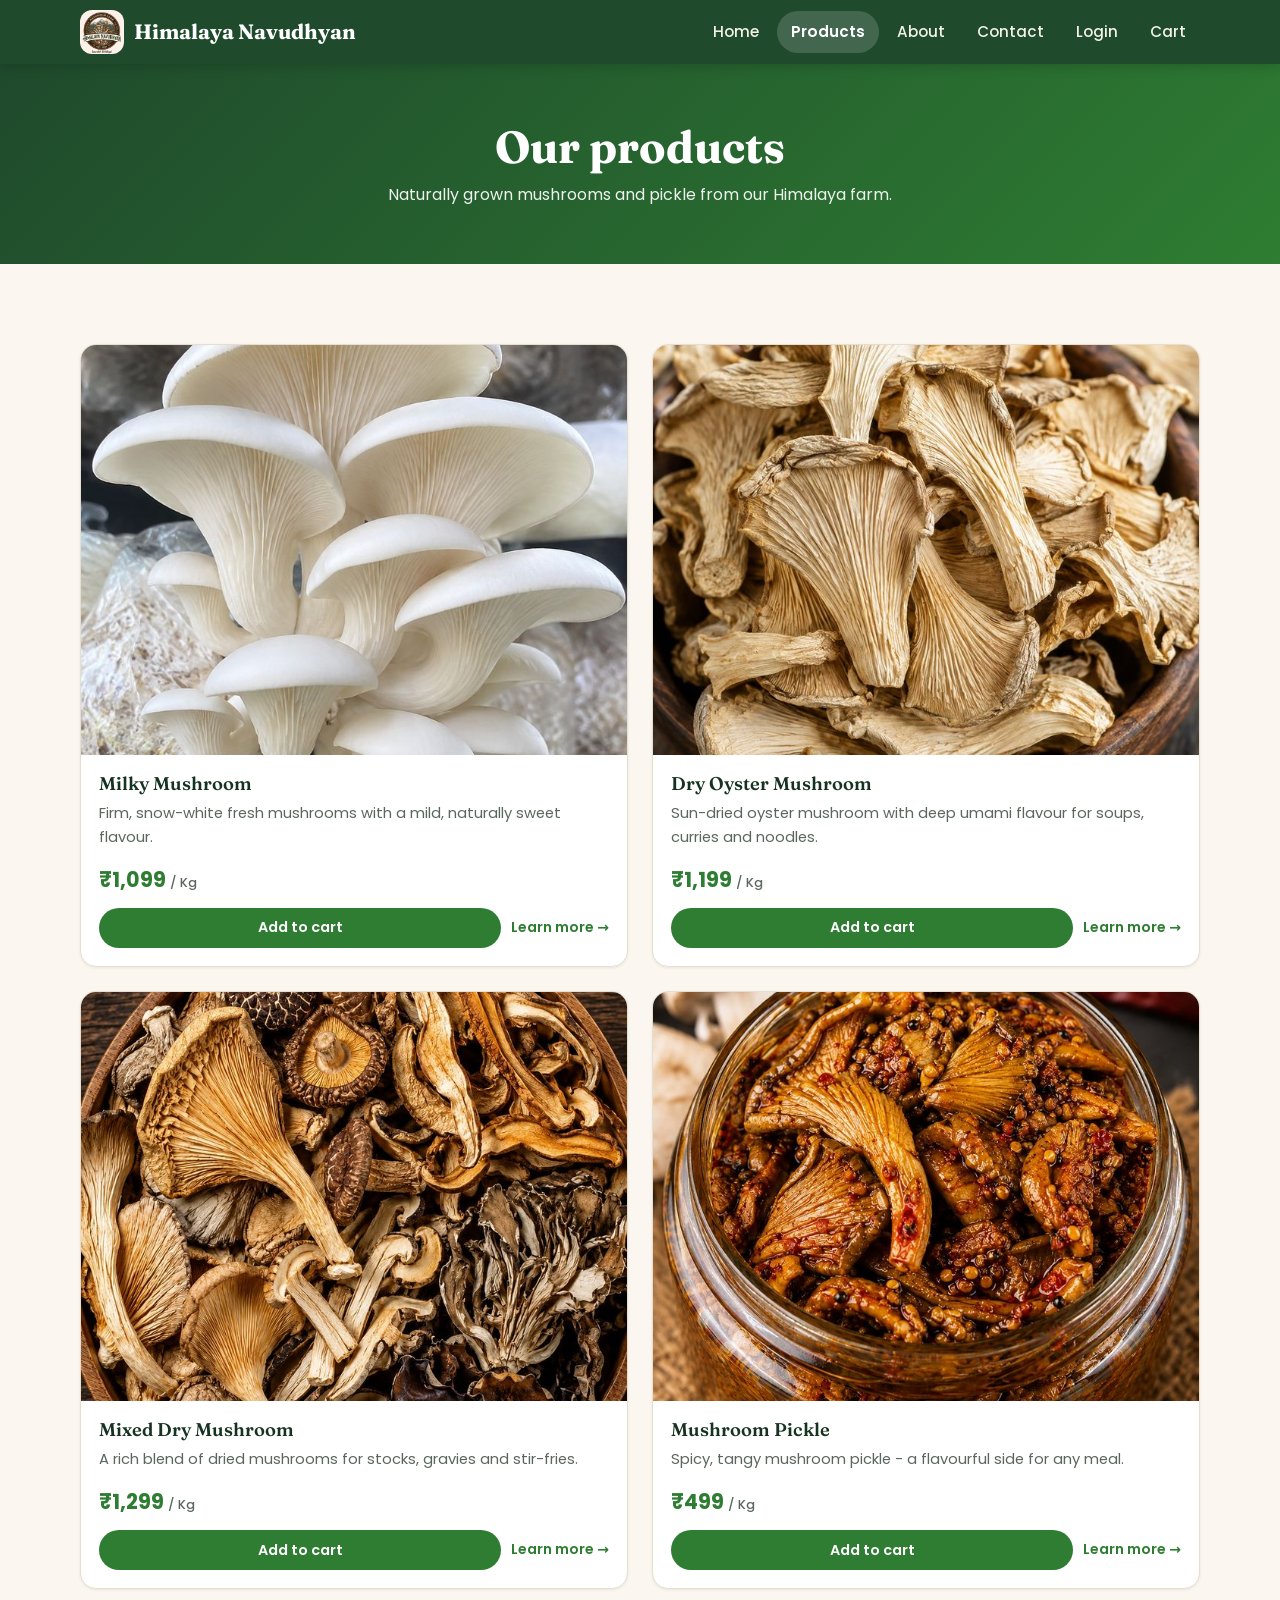
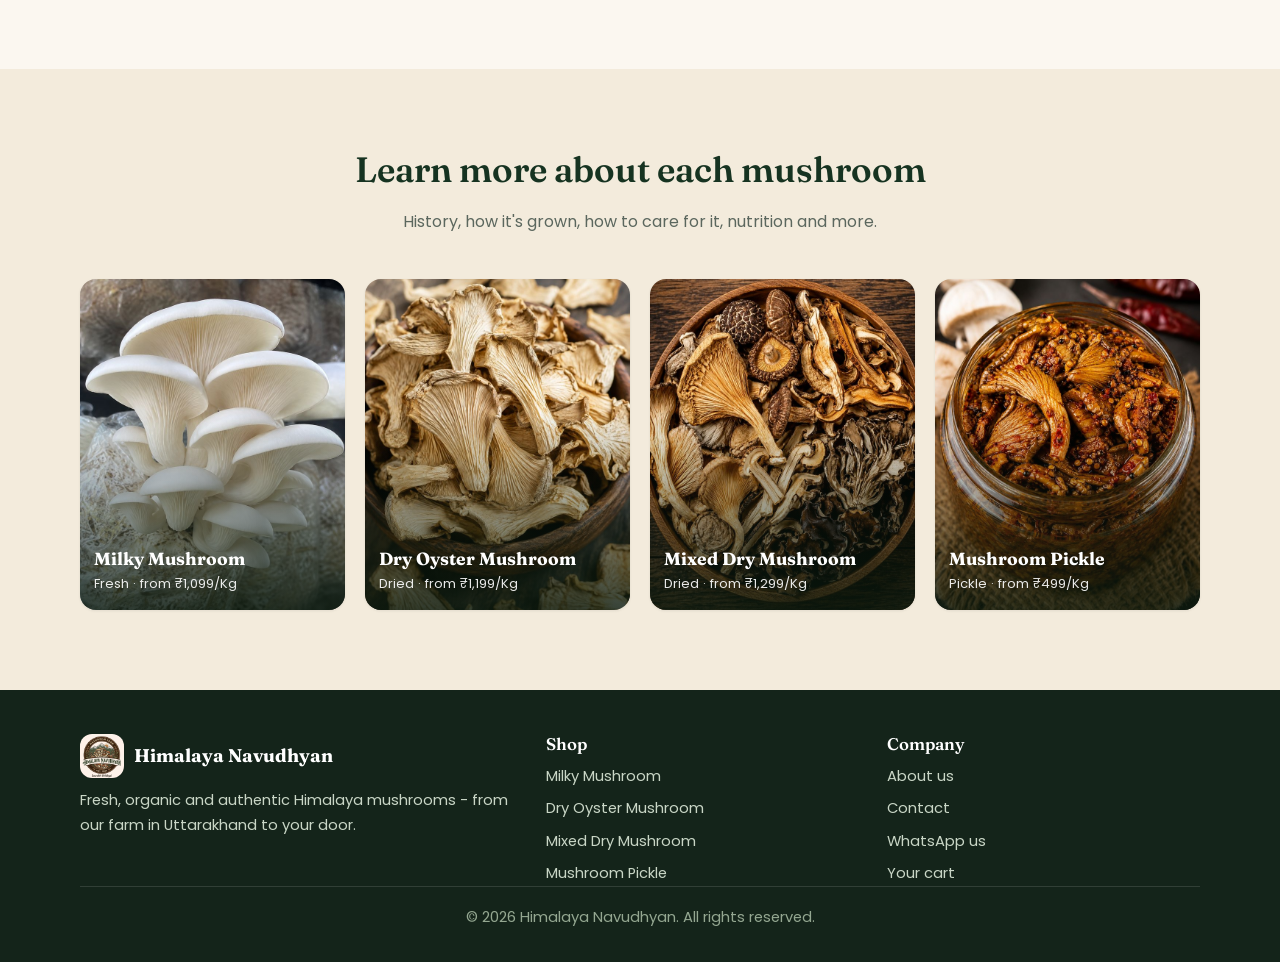
<file: product.html>
<!DOCTYPE html>
<html lang="en">
<head>
  <meta charset="UTF-8">
  <meta name="viewport" content="width=device-width, initial-scale=1">
  <title>Our Products - Himalaya Navudhyan</title>
  <meta name="description" content="Shop fresh milky mushrooms, dry oyster mushrooms, mixed dry mushrooms and mushroom pickle, priced per Kg.">
  <meta name="theme-color" content="#1f4a2c">
  <meta property="og:title" content="Our Products - Himalaya Navudhyan">
  <meta property="og:description" content="Shop fresh milky mushrooms, dry oyster mushrooms, mixed dry mushrooms and mushroom pickle, priced per Kg.">
  <meta property="og:image" content="logo-large.jpg">
  <link rel="preconnect" href="https://fonts.googleapis.com">
  <link rel="preconnect" href="https://fonts.gstatic.com" crossorigin>
  <link href="https://fonts.googleapis.com/css2?family=Fraunces:opsz,wght@9..144,600;9..144,700&family=Poppins:wght@400;500;600;700&display=swap" rel="stylesheet">
  <link rel="stylesheet" href="style.css">
  <link rel="icon" type="image/x-icon" href="favicon.ico">
  <link rel="icon" type="image/png" sizes="32x32" href="favicon-32x32.png">
  <link rel="icon" type="image/png" sizes="16x16" href="favicon-16x16.png">
  <link rel="apple-touch-icon" sizes="180x180" href="apple-touch-icon.png">
  <link rel="manifest" href="site.webmanifest">
</head>
<body>
<a class="skip-link" href="#main">Skip to content</a>
<header class="site-header">
  <div class="container header-inner">
    <a class="brand" href="index.html" aria-label="Himalaya Navudhyan - home">
      <img src="logo.jpg" alt="" width="44" height="44">
      <span>Himalaya Navudhyan</span>
    </a>
    <button class="nav-toggle" type="button" aria-label="Menu" aria-expanded="false" aria-controls="site-nav">
      <span></span><span></span><span></span>
    </button>
    <nav class="site-nav" id="site-nav" aria-label="Main">
      <ul>
        <li><a href="index.html">Home</a></li>
        <li><a href="product.html" aria-current="page">Products</a></li>
        <li><a href="about.html">About</a></li>
        <li><a href="contact.html">Contact</a></li>
        <li><a href="loginpage.html">Login</a></li>
        <li><a href="cart.html">Cart <span class="cart-count" hidden aria-label="items in cart">0</span></a></li>
      </ul>
    </nav>
  </div>
</header>
<main id="main">
<section class="page-banner"><div class="container"><h1>Our products</h1><p>Naturally grown mushrooms and pickle from our Himalaya farm.</p></div></section>

<section class="section">
  <div class="container">
    <div class="grid-products">
      <article class="product-card reveal">
        <a class="product-media" href="milckymushroom.html" tabindex="-1" aria-hidden="true">
          <img src="milky.jpg" alt="" loading="lazy" width="720" height="1080">
        </a>
        <div class="product-body">
          <h3><a href="milckymushroom.html">Milky Mushroom</a></h3>
          <p class="product-desc">Firm, snow-white fresh mushrooms with a mild, naturally sweet flavour.</p>
          <div class="price">₹1,099 <small>/ Kg</small></div>
          <div class="product-actions">
            <button class="btn btn--sm" type="button" data-add="milky">Add to cart</button>
            <a class="link-more" href="milckymushroom.html">Learn more →</a>
          </div>
        </div>
      </article>
      <article class="product-card reveal">
        <a class="product-media" href="dryoyster.html" tabindex="-1" aria-hidden="true">
          <img src="dry-oyster.jpg" alt="" loading="lazy" width="720" height="1080">
        </a>
        <div class="product-body">
          <h3><a href="dryoyster.html">Dry Oyster Mushroom</a></h3>
          <p class="product-desc">Sun-dried oyster mushroom with deep umami flavour for soups, curries and noodles.</p>
          <div class="price">₹1,199 <small>/ Kg</small></div>
          <div class="product-actions">
            <button class="btn btn--sm" type="button" data-add="dry-oyster">Add to cart</button>
            <a class="link-more" href="dryoyster.html">Learn more →</a>
          </div>
        </div>
      </article>
      <article class="product-card reveal">
        <a class="product-media" href="mixeddrymushroom.html" tabindex="-1" aria-hidden="true">
          <img src="mixed-dry.jpg" alt="" loading="lazy" width="720" height="1080">
        </a>
        <div class="product-body">
          <h3><a href="mixeddrymushroom.html">Mixed Dry Mushroom</a></h3>
          <p class="product-desc">A rich blend of dried mushrooms for stocks, gravies and stir-fries.</p>
          <div class="price">₹1,299 <small>/ Kg</small></div>
          <div class="product-actions">
            <button class="btn btn--sm" type="button" data-add="mixed-dry">Add to cart</button>
            <a class="link-more" href="mixeddrymushroom.html">Learn more →</a>
          </div>
        </div>
      </article>
      <article class="product-card reveal">
        <a class="product-media" href="mushroompickle.html" tabindex="-1" aria-hidden="true">
          <img src="pickle.jpg" alt="" loading="lazy" width="720" height="1080">
        </a>
        <div class="product-body">
          <h3><a href="mushroompickle.html">Mushroom Pickle</a></h3>
          <p class="product-desc">Spicy, tangy mushroom pickle - a flavourful side for any meal.</p>
          <div class="price">₹499 <small>/ Kg</small></div>
          <div class="product-actions">
            <button class="btn btn--sm" type="button" data-add="pickle">Add to cart</button>
            <a class="link-more" href="mushroompickle.html">Learn more →</a>
          </div>
        </div>
      </article>
    </div>
  </div>
</section>
<section class="section section--alt">
  <div class="container">
    <div class="section-head reveal">
      <h2>Learn more about each mushroom</h2>
      <p>History, how it's grown, how to care for it, nutrition and more.</p>
    </div>
    <div class="tiles">
      <a class="tile reveal" href="milckymushroom.html"><img src="milky.jpg" alt="" loading="lazy" width="720" height="1080"><div class="tile-label"><strong>Milky Mushroom</strong><span>Fresh · from ₹1,099/Kg</span></div></a>
      <a class="tile reveal" href="dryoyster.html"><img src="dry-oyster.jpg" alt="" loading="lazy" width="720" height="1080"><div class="tile-label"><strong>Dry Oyster Mushroom</strong><span>Dried · from ₹1,199/Kg</span></div></a>
      <a class="tile reveal" href="mixeddrymushroom.html"><img src="mixed-dry.jpg" alt="" loading="lazy" width="720" height="1080"><div class="tile-label"><strong>Mixed Dry Mushroom</strong><span>Dried · from ₹1,299/Kg</span></div></a>
      <a class="tile reveal" href="mushroompickle.html"><img src="pickle.jpg" alt="" loading="lazy" width="720" height="1080"><div class="tile-label"><strong>Mushroom Pickle</strong><span>Pickle · from ₹499/Kg</span></div></a>
    </div>
  </div>
</section>
</main>
<footer class="site-footer">
  <div class="container">
    <div class="footer-grid">
      <div>
        <div class="footer-brand"><img src="logo.jpg" alt="" width="44" height="44"><strong>Himalaya Navudhyan</strong></div>
        <p>Fresh, organic and authentic Himalaya mushrooms - from our farm in Uttarakhand to your door.</p>
      </div>
      <div>
        <h3>Shop</h3>
        <ul>
          <li><a href="milckymushroom.html">Milky Mushroom</a></li>
          <li><a href="dryoyster.html">Dry Oyster Mushroom</a></li>
          <li><a href="mixeddrymushroom.html">Mixed Dry Mushroom</a></li>
          <li><a href="mushroompickle.html">Mushroom Pickle</a></li>
        </ul>
      </div>
      <div>
        <h3>Company</h3>
        <ul>
          <li><a href="about.html">About us</a></li>
          <li><a href="contact.html">Contact</a></li>
          <li><a href="https://wa.me/917836058491" rel="noopener">WhatsApp us</a></li>
          <li><a href="cart.html">Your cart</a></li>
        </ul>
      </div>
    </div>
    <p class="copyright">© 2026 Himalaya Navudhyan. All rights reserved.</p>
  </div>
</footer>
<script src="site.js"></script>
</body>
</html>
</file>
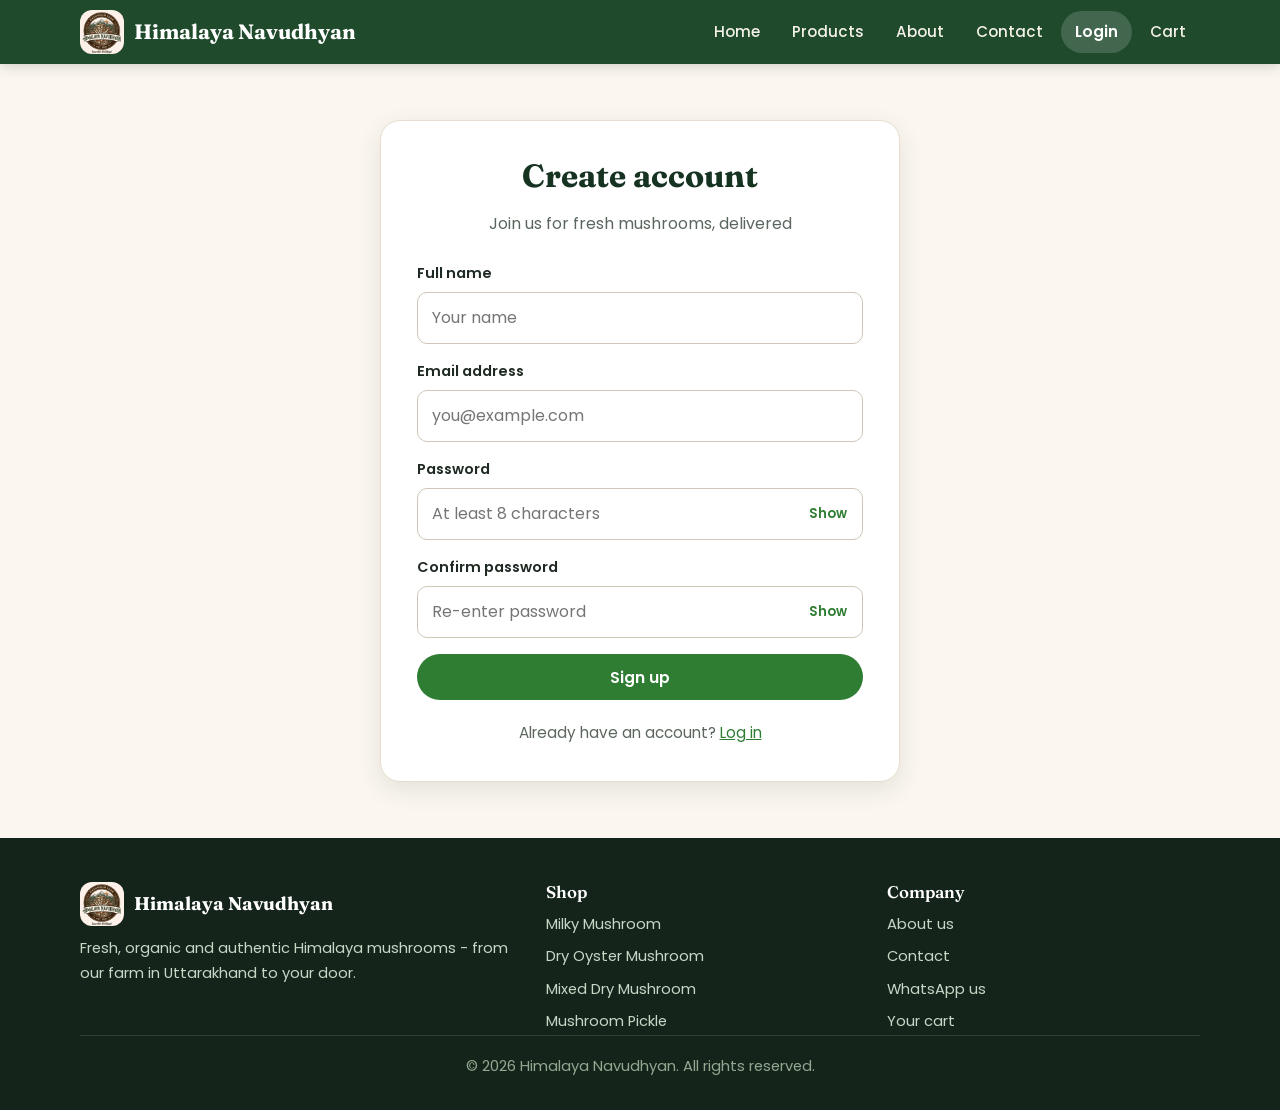
<file: signup.html>
<!DOCTYPE html>
<html lang="en">
<head>
  <meta charset="UTF-8">
  <meta name="viewport" content="width=device-width, initial-scale=1">
  <title>Create Account - Himalaya Navudhyan</title>
  <meta name="description" content="Create your account.">
  <meta name="theme-color" content="#1f4a2c">
  <meta property="og:title" content="Create Account - Himalaya Navudhyan">
  <meta property="og:description" content="Create your account.">
  <meta property="og:image" content="logo-large.jpg">
  <link rel="preconnect" href="https://fonts.googleapis.com">
  <link rel="preconnect" href="https://fonts.gstatic.com" crossorigin>
  <link href="https://fonts.googleapis.com/css2?family=Fraunces:opsz,wght@9..144,600;9..144,700&family=Poppins:wght@400;500;600;700&display=swap" rel="stylesheet">
  <link rel="stylesheet" href="style.css">
  <link rel="icon" type="image/x-icon" href="favicon.ico">
  <link rel="icon" type="image/png" sizes="32x32" href="favicon-32x32.png">
  <link rel="icon" type="image/png" sizes="16x16" href="favicon-16x16.png">
  <link rel="apple-touch-icon" sizes="180x180" href="apple-touch-icon.png">
  <link rel="manifest" href="site.webmanifest">
</head>
<body>
<a class="skip-link" href="#main">Skip to content</a>
<header class="site-header">
  <div class="container header-inner">
    <a class="brand" href="index.html" aria-label="Himalaya Navudhyan - home">
      <img src="logo.jpg" alt="" width="44" height="44">
      <span>Himalaya Navudhyan</span>
    </a>
    <button class="nav-toggle" type="button" aria-label="Menu" aria-expanded="false" aria-controls="site-nav">
      <span></span><span></span><span></span>
    </button>
    <nav class="site-nav" id="site-nav" aria-label="Main">
      <ul>
        <li><a href="index.html">Home</a></li>
        <li><a href="product.html">Products</a></li>
        <li><a href="about.html">About</a></li>
        <li><a href="contact.html">Contact</a></li>
        <li><a href="loginpage.html" aria-current="page">Login</a></li>
        <li><a href="cart.html">Cart <span class="cart-count" hidden aria-label="items in cart">0</span></a></li>
      </ul>
    </nav>
  </div>
</header>
<main id="main">

<section class="form-card reveal" aria-labelledby="h">
  <h1 id="h">Create account</h1>
  <p class="form-sub">Join us for fresh mushrooms, delivered</p>
  <div id="auth-note" class="notice" hidden role="status"></div>
  <form data-auth novalidate>
    <div class="field"><label for="name">Full name</label><input id="name" name="name" type="text" autocomplete="name" placeholder="Your name" required></div>
    <div class="field"><label for="email">Email address</label><input id="email" name="email" type="email" autocomplete="email" inputmode="email" placeholder="you@example.com" required></div>
      <div class="field"><label for="password">Password</label>
        <div class="pw-wrap"><input id="password" name="password" type="password" autocomplete="new-password" placeholder="At least 8 characters" required minlength="8"><button class="pw-toggle" type="button" aria-label="Show password">Show</button></div>
      </div>
      <div class="field"><label for="confirm">Confirm password</label>
        <div class="pw-wrap"><input id="confirm" name="confirm" type="password" autocomplete="new-password" placeholder="Re-enter password" required minlength="8"><button class="pw-toggle" type="button" aria-label="Show password">Show</button></div>
      </div>
      <button class="btn btn--block" type="submit">Sign up</button>
  </form>
  <p class="form-foot">Already have an account? <a href="loginpage.html">Log in</a></p>
</section>
</main>
<footer class="site-footer">
  <div class="container">
    <div class="footer-grid">
      <div>
        <div class="footer-brand"><img src="logo.jpg" alt="" width="44" height="44"><strong>Himalaya Navudhyan</strong></div>
        <p>Fresh, organic and authentic Himalaya mushrooms - from our farm in Uttarakhand to your door.</p>
      </div>
      <div>
        <h3>Shop</h3>
        <ul>
          <li><a href="milckymushroom.html">Milky Mushroom</a></li>
          <li><a href="dryoyster.html">Dry Oyster Mushroom</a></li>
          <li><a href="mixeddrymushroom.html">Mixed Dry Mushroom</a></li>
          <li><a href="mushroompickle.html">Mushroom Pickle</a></li>
        </ul>
      </div>
      <div>
        <h3>Company</h3>
        <ul>
          <li><a href="about.html">About us</a></li>
          <li><a href="contact.html">Contact</a></li>
          <li><a href="https://wa.me/917836058491" rel="noopener">WhatsApp us</a></li>
          <li><a href="cart.html">Your cart</a></li>
        </ul>
      </div>
    </div>
    <p class="copyright">© 2026 Himalaya Navudhyan. All rights reserved.</p>
  </div>
</footer>
<script src="site.js"></script>
</body>
</html>
</file>
<file: style.css>
:root {
  --green-900: #163321;
  --green-800: #1f4a2c;
  --green-700: #2e7d32;
  --green-600: #3a8f3f;
  --leaf: #7cb342;
  --amber: #c8862b;
  --amber-100: #fbeed8;
  --cream: #fbf7f0;
  --sand: #f3ebdc;
  --card: #ffffff;
  --ink: #1f2a22;
  --muted: #5b675e;
  --line: #e6dfd0;
  --danger: #b3261e;
  --radius: 16px;
  --radius-sm: 10px;
  --shadow-sm: 0 1px 3px rgba(31, 42, 34, .08);
  --shadow: 0 8px 24px rgba(31, 42, 34, .10);
  --shadow-lg: 0 16px 40px rgba(31, 42, 34, .16);
  --header-h: 64px;
  --font: "Poppins", system-ui, -apple-system, "Segoe UI", Roboto, sans-serif;
  --font-head: "Fraunces", Georgia, "Times New Roman", serif;
}

*,
*::before,
*::after {
  box-sizing: border-box;
}

html {
  scroll-behavior: smooth;
  scroll-padding-top: calc(var(--header-h) + 64px);
  -webkit-text-size-adjust: 100%;
}

body {
  margin: 0;
  font-family: var(--font);
  font-size: 1rem;
  line-height: 1.65;
  color: var(--ink);
  background: var(--cream);
  min-height: 100vh;
  min-height: 100dvh;
  display: flex;
  flex-direction: column;
  overflow-x: hidden;
}

main {
  flex: 1;
}

img {
  max-width: 100%;
  height: auto;
  display: block;
}

a {
  color: var(--green-700);
}

h1,
h2,
h3,
h4 {
  font-family: var(--font-head);
  line-height: 1.2;
  margin: 0 0 .5em;
  color: var(--green-900);
}

h1 {
  font-size: clamp(2rem, 6vw, 3.4rem);
  font-weight: 700;
}

h2 {
  font-size: clamp(1.55rem, 4vw, 2.2rem);
  font-weight: 600;
}

h3 {
  font-size: 1.15rem;
  font-weight: 600;
}

p {
  margin: 0 0 1em;
}

ul {
  margin: 0;
}

:focus-visible {
  outline: 3px solid var(--amber);
  outline-offset: 2px;
  border-radius: 4px;
}

.sr-only {
  position: absolute;
  width: 1px;
  height: 1px;
  overflow: hidden;
  clip: rect(0 0 0 0);
  white-space: nowrap;
}

.skip-link {
  position: absolute;
  left: 12px;
  top: -60px;
  z-index: 3000;
  background: var(--green-900);
  color: #fff;
  padding: 10px 16px;
  border-radius: 8px;
}

.skip-link:focus {
  top: 10px;
}

.container {
  width: min(1120px, 100% - 32px);
  margin-inline: auto;
}

.section {
  padding: clamp(40px, 7vw, 80px) 0;
}

.section--alt {
  background: var(--sand);
}

.section--white {
  background: #fff;
}

.section-head {
  text-align: center;
  max-width: 640px;
  margin: 0 auto clamp(24px, 4vw, 44px);
}

.section-head p {
  color: var(--muted);
  margin: 0;
}

.eyebrow {
  display: inline-block;
  font-size: .78rem;
  font-weight: 600;
  letter-spacing: .12em;
  text-transform: uppercase;
  color: var(--amber);
  margin-bottom: 8px;
}

/* ---------- Buttons ---------- */
.btn {
  display: inline-flex;
  align-items: center;
  justify-content: center;
  gap: 8px;
  min-height: 46px;
  padding: 10px 24px;
  font: 600 .98rem/1 var(--font);
  text-decoration: none;
  cursor: pointer;
  border: 2px solid transparent;
  border-radius: 999px;
  background: var(--green-700);
  color: #fff;
  transition: transform .2s, box-shadow .2s, background .2s;
}

.btn:hover {
  background: var(--green-800);
  transform: translateY(-2px);
  box-shadow: var(--shadow);
}

.btn:active {
  transform: translateY(0);
}

.btn--ghost {
  background: transparent;
  color: var(--green-700);
  border-color: var(--green-700);
}

.btn--ghost:hover {
  background: var(--green-700);
  color: #fff;
}

.btn--light {
  background: #fff;
  color: var(--green-900);
}

.btn--light:hover {
  background: var(--amber-100);
}

.btn--block {
  width: 100%;
}

.btn--sm {
  min-height: 40px;
  padding: 8px 18px;
  font-size: .9rem;
}

.btn[disabled] {
  opacity: .55;
  cursor: not-allowed;
  transform: none;
  box-shadow: none;
}

/* ---------- Header ---------- */
.site-header {
  position: sticky;
  top: 0;
  z-index: 1000;
  background: var(--green-800);
  color: #fff;
  box-shadow: 0 2px 12px rgba(0, 0, 0, .18);
}

.header-inner {
  display: flex;
  align-items: center;
  justify-content: space-between;
  gap: 12px;
  min-height: var(--header-h);
}

.brand {
  display: flex;
  align-items: center;
  gap: 10px;
  color: #fff;
  text-decoration: none;
  min-width: 0;
}

.brand img {
  width: 44px;
  height: 44px;
  border-radius: 12px;
  flex: none;
  background: var(--cream);
}

.brand span {
  font-family: var(--font-head);
  font-weight: 700;
  font-size: clamp(1rem, 4.2vw, 1.3rem);
  white-space: nowrap;
  overflow: hidden;
  text-overflow: ellipsis;
}

.nav-toggle {
  display: inline-flex;
  flex-direction: column;
  justify-content: center;
  align-items: center;
  gap: 5px;
  width: 44px;
  height: 44px;
  border: 0;
  border-radius: 10px;
  background: transparent;
  cursor: pointer;
  color: #fff;
}

.nav-toggle:hover {
  background: rgba(255, 255, 255, .1);
}

.nav-toggle span {
  display: block;
  width: 24px;
  height: 2.5px;
  border-radius: 3px;
  background: currentColor;
  transition: transform .25s, opacity .2s;
}

.nav-toggle.is-open span:nth-child(1) {
  transform: translateY(7.5px) rotate(45deg);
}

.nav-toggle.is-open span:nth-child(2) {
  opacity: 0;
}

.nav-toggle.is-open span:nth-child(3) {
  transform: translateY(-7.5px) rotate(-45deg);
}

.site-nav {
  position: absolute;
  left: 0;
  right: 0;
  top: 100%;
  background: var(--green-800);
  max-height: 0;
  overflow: hidden;
  visibility: hidden;
  transition: max-height .3s ease, visibility .3s;
  border-radius: 0 0 20px 20px;
  box-shadow: 0 16px 24px rgba(0, 0, 0, .2);
}

.site-nav.is-open {
  max-height: 440px;
  visibility: visible;
}

.site-nav ul {
  list-style: none;
  margin: 0;
  padding: 8px 16px 16px;
  display: flex;
  flex-direction: column;
  gap: 2px;
}

.site-nav a {
  display: flex;
  align-items: center;
  justify-content: space-between;
  gap: 8px;
  padding: 14px 16px;
  border-radius: 12px;
  min-height: 48px;
  color: #f4f1e8;
  text-decoration: none;
  font-weight: 500;
}

.site-nav a:hover {
  background: rgba(255, 255, 255, .1);
}

.site-nav a[aria-current="page"] {
  background: rgba(255, 255, 255, .16);
  color: #fff;
  font-weight: 600;
}

.cart-count {
  min-width: 22px;
  height: 22px;
  padding: 0 6px;
  border-radius: 999px;
  background: var(--amber);
  color: #fff;
  font-size: .75rem;
  font-weight: 700;
  display: inline-flex;
  align-items: center;
  justify-content: center;
}

.cart-count[hidden] {
  display: none;
}

@media (min-width: 900px) {
  .nav-toggle {
    display: none;
  }

  .site-nav {
    position: static;
    max-height: none;
    visibility: visible;
    overflow: visible;
    background: transparent;
    box-shadow: none;
    border-radius: 0;
  }

  .site-nav ul {
    flex-direction: row;
    padding: 0;
    gap: 4px;
    align-items: center;
  }

  .site-nav a {
    padding: 8px 14px;
    min-height: 40px;
    border-radius: 999px;
    font-size: .95rem;
  }
}

/* ---------- Hero (home) ---------- */
.hero {
  background:
    radial-gradient(circle at 85% 10%, rgba(124, 179, 66, .22), transparent 45%),
    linear-gradient(180deg, var(--sand), var(--cream));
  padding: clamp(32px, 6vw, 72px) 0;
}

.hero-grid {
  display: grid;
  gap: 32px;
  align-items: center;
}

.hero h1 span {
  color: var(--green-700);
}

.hero-lead {
  font-size: 1.08rem;
  color: var(--muted);
  max-width: 520px;
}

.hero-actions {
  display: flex;
  flex-wrap: wrap;
  gap: 12px;
  margin-top: 24px;
}

.hero-trust {
  display: flex;
  flex-wrap: wrap;
  gap: 8px 20px;
  margin: 28px 0 0;
  padding: 0;
  list-style: none;
  font-size: .9rem;
  color: var(--muted);
}

.hero-trust li::before {
  content: "✓";
  color: var(--green-700);
  font-weight: 700;
  margin-right: 6px;
}

.hero-art {
  display: flex;
  justify-content: center;
}

.hero-art .legacy {
  width: min(380px, 80%);
  aspect-ratio: 1;
  object-fit: cover;
  object-position: 50% 46%;
  border-radius: 28px;
  box-shadow: var(--shadow-lg);
  background: var(--cream);
}

@media (min-width: 900px) {
  .hero-grid {
    grid-template-columns: 1.1fr .9fr;
    gap: 56px;
  }
}

.promise {
  background: var(--green-900);
  color: #e8efe4;
  text-align: center;
  padding: 28px 0;
}

.promise p {
  margin: 0 auto;
  max-width: 760px;
  font-size: clamp(1rem, 2.6vw, 1.15rem);
}

.promise strong {
  color: #fff;
}

/* ---------- Category tiles ---------- */
.tiles {
  display: grid;
  grid-template-columns: repeat(2, 1fr);
  gap: 14px;
}

.tile {
  position: relative;
  display: block;
  border-radius: var(--radius);
  overflow: hidden;
  aspect-ratio: 4 / 5;
  color: #fff;
  text-decoration: none;
  box-shadow: var(--shadow-sm);
  isolation: isolate;
}

.tile img {
  position: absolute;
  inset: 0;
  width: 100%;
  height: 100%;
  object-fit: cover;
  z-index: -2;
  transition: transform .5s;
}

.tile::after {
  content: "";
  position: absolute;
  inset: 0;
  z-index: -1;
  background: linear-gradient(180deg, transparent 40%, rgba(10, 25, 14, .82));
}

.tile:hover img {
  transform: scale(1.06);
}

.tile-label {
  position: absolute;
  left: 14px;
  right: 14px;
  bottom: 14px;
}

.tile-label strong {
  display: block;
  font-family: var(--font-head);
  font-size: 1.1rem;
  line-height: 1.25;
}

.tile-label span {
  font-size: .82rem;
  opacity: .9;
}

@media (min-width: 900px) {
  .tiles {
    grid-template-columns: repeat(4, 1fr);
    gap: 20px;
  }
}

/* ---------- Product cards ---------- */
.grid-products {
  display: grid;
  grid-template-columns: 1fr;
  gap: 20px;
}

@media (min-width: 600px) {
  .grid-products {
    grid-template-columns: repeat(2, 1fr);
  }
}

@media (min-width: 900px) {
  .grid-products.cols-4 {
    grid-template-columns: repeat(4, 1fr);
  }

  .grid-products {
    gap: 24px;
  }
}

.product-card {
  display: flex;
  flex-direction: column;
  background: var(--card);
  border-radius: var(--radius);
  overflow: hidden;
  box-shadow: var(--shadow-sm);
  border: 1px solid var(--line);
  transition: transform .25s, box-shadow .25s;
}

.product-card:hover {
  transform: translateY(-4px);
  box-shadow: var(--shadow);
}

.product-media {
  position: relative;
  display: block;
  aspect-ratio: 4 / 3;
  overflow: hidden;
  background: var(--sand);
}

.product-media img {
  width: 100%;
  height: 100%;
  object-fit: cover;
  object-position: center 40%;
  transition: transform .5s;
}

.product-card:hover .product-media img {
  transform: scale(1.05);
}

.badge {
  position: absolute;
  top: 12px;
  left: 12px;
  padding: 4px 12px;
  border-radius: 999px;
  background: var(--amber);
  color: #fff;
  font-size: .75rem;
  font-weight: 600;
}

.product-body {
  display: flex;
  flex-direction: column;
  flex: 1;
  padding: 18px;
  gap: 6px;
}

.product-body h3 {
  margin: 0;
}

.product-body h3 a {
  color: inherit;
  text-decoration: none;
}

.product-desc {
  color: var(--muted);
  font-size: .92rem;
  margin: 0 0 8px;
  flex: 1;
}

.price {
  font-size: 1.3rem;
  font-weight: 700;
  color: var(--green-700);
}

.price small {
  font-size: .8rem;
  font-weight: 500;
  color: var(--muted);
}

.product-actions {
  display: flex;
  gap: 10px;
  align-items: center;
  justify-content: space-between;
  flex-wrap: wrap;
  margin-top: 4px;
}

.product-actions .btn {
  flex: 1 1 130px;
}

.link-more {
  font-size: .88rem;
  font-weight: 600;
  text-decoration: none;
  white-space: nowrap;
}

.link-more:hover {
  text-decoration: underline;
}

/* ---------- Nutrition table (home + detail) ---------- */
.table-wrap {
  overflow-x: auto;
  -webkit-overflow-scrolling: touch;
  border-radius: var(--radius);
  box-shadow: var(--shadow-sm);
  background: #fff;
  border: 1px solid var(--line);
}

.nutrition-table {
  width: 100%;
  border-collapse: collapse;
  min-width: 560px;
  font-size: .92rem;
}

.nutrition-table th,
.nutrition-table td {
  padding: 12px 14px;
  text-align: left;
  border-bottom: 1px solid var(--line);
  vertical-align: top;
}

.nutrition-table th {
  background: var(--green-800);
  color: #fff;
  font-weight: 600;
  font-size: .8rem;
  text-transform: uppercase;
  letter-spacing: .06em;
  white-space: nowrap;
}

.nutrition-table tbody tr:nth-child(even) {
  background: #faf7f0;
}

.nutrition-table tbody tr:hover {
  background: #eef5e8;
}

.nutrition-table tr:last-child td {
  border-bottom: 0;
}

.nutrition-table .highlight {
  color: var(--green-700);
  font-weight: 700;
}

.nutrition-table td:first-child {
  font-weight: 600;
}

.swipe-hint {
  display: none;
  text-align: center;
  font-size: .85rem;
  color: var(--muted);
  margin: 12px 0 0;
}

@media (max-width: 700px) {
  .swipe-hint {
    display: block;
  }

  .nutrition-table td:first-child,
  .nutrition-table th:first-child {
    position: sticky;
    left: 0;
    background: #fff;
    z-index: 1;
    box-shadow: 2px 0 4px rgba(0, 0, 0, .06);
  }

  .nutrition-table th:first-child {
    background: var(--green-800);
  }
}

/* ---------- Why us / feature cards ---------- */
.features {
  display: grid;
  gap: 16px;
  grid-template-columns: 1fr;
}

@media (min-width: 600px) {
  .features {
    grid-template-columns: repeat(2, 1fr);
  }
}

@media (min-width: 900px) {
  .features {
    grid-template-columns: repeat(3, 1fr);
  }
}

.feature {
  background: #fff;
  border-radius: var(--radius);
  padding: 24px;
  border: 1px solid var(--line);
  border-top: 4px solid var(--leaf);
  box-shadow: var(--shadow-sm);
}

.feature .ico {
  font-size: 1.9rem;
  line-height: 1;
  margin-bottom: 12px;
}

.feature h3 {
  margin-bottom: 6px;
}

.feature p {
  color: var(--muted);
  font-size: .94rem;
  margin: 0;
}

/* ---------- Top sellers ---------- */
.sellers {
  display: grid;
  grid-template-columns: repeat(2, 1fr);
  gap: 14px;
}

@media (min-width: 900px) {
  .sellers {
    grid-template-columns: repeat(4, 1fr);
  }
}

.seller {
  display: flex;
  flex-direction: column;
  align-items: center;
  text-align: center;
  gap: 8px;
  background: #fff;
  border: 1px solid var(--line);
  border-radius: var(--radius);
  padding: 16px 12px;
  text-decoration: none;
  color: var(--ink);
  transition: transform .25s, box-shadow .25s;
}

.seller:hover {
  transform: translateY(-4px);
  box-shadow: var(--shadow);
}

.seller img {
  width: 72px;
  height: 72px;
  border-radius: 50%;
  object-fit: cover;
}

.seller strong {
  font-size: .95rem;
  line-height: 1.3;
}

.stars {
  color: #e0a100;
  letter-spacing: 2px;
  font-size: .9rem;
}

/* ---------- Page banner (inner pages) ---------- */
.page-banner {
  background: linear-gradient(135deg, var(--green-800), var(--green-700));
  color: #fff;
  text-align: center;
  padding: clamp(32px, 6vw, 56px) 0;
}

.page-banner h1 {
  color: #fff;
  margin-bottom: 8px;
  font-size: clamp(1.9rem, 5vw, 2.8rem);
}

.page-banner p {
  margin: 0 auto;
  max-width: 560px;
  opacity: .92;
}

/* ---------- About ---------- */
.about-grid {
  display: grid;
  gap: 20px;
}

@media (min-width: 900px) {
  .about-grid {
    grid-template-columns: repeat(3, 1fr);
  }
}

.about-card {
  background: #fff;
  border-radius: var(--radius);
  padding: 28px;
  border: 1px solid var(--line);
  box-shadow: var(--shadow-sm);
}

.about-card .ico {
  font-size: 2rem;
  margin-bottom: 8px;
}

.about-card p {
  color: var(--muted);
  margin: 0;
}

.about-intro {
  display: grid;
  gap: 28px;
  align-items: center;
}

.about-intro img {
  border-radius: 24px;
  box-shadow: var(--shadow);
  width: min(340px, 100%);
  margin-inline: auto;
}

@media (min-width: 900px) {
  .about-intro {
    grid-template-columns: 1fr 1fr;
    gap: 56px;
  }
}

.values {
  display: grid;
  grid-template-columns: repeat(2, 1fr);
  gap: 12px;
  list-style: none;
  padding: 0;
  margin: 0;
}

@media (min-width: 900px) {
  .values {
    grid-template-columns: repeat(4, 1fr);
  }
}

.values li {
  background: #fff;
  border: 1px solid var(--line);
  border-radius: var(--radius-sm);
  padding: 18px 12px;
  text-align: center;
  font-weight: 600;
  color: var(--green-800);
}

/* ---------- Forms ---------- */
.form-card {
  width: min(520px, 100% - 32px);
  margin: clamp(24px, 5vw, 56px) auto;
  background: #fff;
  border-radius: 20px;
  padding: clamp(22px, 5vw, 36px);
  box-shadow: var(--shadow);
  border: 1px solid var(--line);
}

.form-card h1,
.form-card h2 {
  font-size: clamp(1.6rem, 5vw, 2rem);
  text-align: center;
}

.form-sub {
  text-align: center;
  color: var(--muted);
  margin-bottom: 24px;
}

.field {
  margin-bottom: 16px;
}

.field label {
  display: block;
  font-weight: 600;
  font-size: .9rem;
  margin-bottom: 6px;
}

.field input,
.field textarea,
.field select {
  width: 100%;
  padding: 12px 14px;
  min-height: 48px;
  font: inherit;
  font-size: 1rem;
  /* 16px stops iOS zoom */
  color: var(--ink);
  background: #fff;
  border: 1.5px solid #cfc8b8;
  border-radius: var(--radius-sm);
  transition: border-color .2s, box-shadow .2s;
}

.field textarea {
  resize: vertical;
  min-height: 110px;
}

.field input:focus,
.field textarea:focus {
  outline: none;
  border-color: var(--green-700);
  box-shadow: 0 0 0 4px rgba(46, 125, 50, .15);
}

.field input:user-invalid,
.field textarea:user-invalid {
  border-color: var(--danger);
}

.field-row {
  display: grid;
  gap: 0 14px;
}

@media (min-width: 600px) {
  .field-row {
    grid-template-columns: 1fr 1fr;
  }
}

.field-hint {
  font-size: .8rem;
  color: var(--muted);
  margin-top: 4px;
}

.pw-wrap {
  position: relative;
}

.pw-wrap input {
  padding-right: 64px;
}

.pw-toggle {
  position: absolute;
  right: 6px;
  top: 50%;
  transform: translateY(-50%);
  border: 0;
  background: transparent;
  color: var(--green-700);
  font: 600 .82rem var(--font);
  cursor: pointer;
  padding: 10px;
  min-height: 40px;
}

.form-foot {
  text-align: center;
  margin: 20px 0 0;
  color: var(--muted);
  font-size: .95rem;
}

.notice {
  padding: 12px 14px;
  border-radius: var(--radius-sm);
  font-size: .92rem;
  margin-bottom: 16px;
  background: var(--amber-100);
  color: #6b4510;
  border: 1px solid #efd5a6;
}

.notice[hidden] {
  display: none;
}

.notice.is-error {
  background: #fdecea;
  color: var(--danger);
  border-color: #f4c2bd;
}

.notice.is-ok {
  background: #e7f4e8;
  color: #1d5a22;
  border-color: #b9dcbc;
}

/* ---------- Contact ---------- */
.contact-grid {
  display: grid;
  gap: 24px;
  width: min(1000px, 100% - 32px);
  margin: clamp(24px, 5vw, 56px) auto;
}

@media (min-width: 900px) {
  .contact-grid {
    grid-template-columns: 1.2fr .8fr;
    align-items: start;
  }
}

.contact-grid .form-card {
  margin: 0;
  width: 100%;
}

.contact-grid .form-card h2 {
  text-align: left;
}

.info-card {
  background: var(--green-900);
  color: #e8efe4;
  border-radius: 20px;
  padding: clamp(22px, 5vw, 32px);
}

.info-card h2 {
  color: #fff;
  font-size: 1.5rem;
}

.info-list {
  list-style: none;
  padding: 0;
  margin: 0 0 20px;
  display: grid;
  gap: 16px;
}

.info-list li {
  display: flex;
  gap: 14px;
  align-items: flex-start;
}

.info-list .ico {
  font-size: 1.3rem;
  line-height: 1.5;
}

.info-list a {
  color: #fff;
  word-break: break-word;
}

.info-list small {
  display: block;
  color: #b6c9b3;
  font-size: .78rem;
  text-transform: uppercase;
  letter-spacing: .08em;
}

/* ---------- Cart ---------- */
.cart-layout {
  display: grid;
  gap: 24px;
  width: min(1100px, 100% - 32px);
  margin: clamp(20px, 4vw, 44px) auto;
}

@media (min-width: 900px) {
  .cart-layout {
    grid-template-columns: 1.4fr 1fr;
    align-items: start;
  }

  .cart-summary {
    position: sticky;
    top: calc(var(--header-h) + 16px);
  }
}

.cart-items {
  display: grid;
  gap: 14px;
}

.cart-item {
  display: grid;
  grid-template-columns: 84px 1fr;
  gap: 14px;
  align-items: start;
  background: #fff;
  border-radius: var(--radius);
  padding: 14px;
  border: 1px solid var(--line);
  box-shadow: var(--shadow-sm);
}

.cart-item img {
  width: 84px;
  height: 84px;
  object-fit: cover;
  border-radius: 12px;
}

.cart-item h3 {
  margin: 0 0 2px;
  font-size: 1.05rem;
}

.cart-item .unit {
  color: var(--muted);
  font-size: .88rem;
  margin: 0 0 10px;
}

.cart-item-foot {
  display: flex;
  align-items: center;
  justify-content: space-between;
  gap: 10px;
  flex-wrap: wrap;
}

.qty {
  display: inline-flex;
  align-items: center;
  border: 1.5px solid #cfc8b8;
  border-radius: 999px;
  overflow: hidden;
}

.qty button {
  width: 40px;
  height: 40px;
  border: 0;
  background: transparent;
  font-size: 1.2rem;
  cursor: pointer;
  color: var(--green-800);
}

.qty button:hover {
  background: var(--sand);
}

.qty output {
  min-width: 34px;
  text-align: center;
  font-weight: 600;
}

.line-total {
  font-weight: 700;
  color: var(--green-800);
}

.remove-btn {
  border: 0;
  background: none;
  color: var(--danger);
  font: 600 .85rem var(--font);
  cursor: pointer;
  padding: 8px 4px;
  min-height: 40px;
}

.remove-btn:hover {
  text-decoration: underline;
}

.cart-summary {
  background: #fff;
  border-radius: 20px;
  padding: clamp(20px, 4vw, 28px);
  box-shadow: var(--shadow);
  border: 1px solid var(--line);
}

.cart-summary h2 {
  font-size: 1.4rem;
}

.sum-row {
  display: flex;
  justify-content: space-between;
  gap: 12px;
  padding: 8px 0;
  color: var(--muted);
}

.sum-row.total {
  color: var(--ink);
  font-weight: 700;
  font-size: 1.2rem;
  border-top: 1px dashed var(--line);
  margin-top: 8px;
  padding-top: 14px;
}

.cart-summary hr {
  border: 0;
  border-top: 1px solid var(--line);
  margin: 20px 0;
}

.empty {
  text-align: center;
  background: #fff;
  border: 2px dashed var(--line);
  border-radius: 20px;
  padding: clamp(32px, 8vw, 64px) 20px;
}

.empty .ico {
  font-size: 3rem;
}

.empty p {
  color: var(--muted);
}

/* ---------- Modal ---------- */
.modal {
  position: fixed;
  inset: 0;
  z-index: 2000;
  display: none;
  align-items: center;
  justify-content: center;
  padding: 16px;
  background: rgba(15, 30, 20, .6);
}

.modal.is-open {
  display: flex;
}

.modal-box {
  background: #fff;
  border-radius: 20px;
  padding: 28px 24px;
  width: min(460px, 100%);
  max-height: 90dvh;
  overflow: auto;
  text-align: center;
  box-shadow: var(--shadow-lg);
}

.modal-box .ico {
  font-size: 2.6rem;
}

.modal-box .btn {
  margin-top: 10px;
}

.order-ref {
  font-weight: 700;
  color: var(--green-700);
}

/* ---------- Toast ---------- */
.toast {
  position: fixed;
  left: 50%;
  bottom: 20px;
  transform: translate(-50%, 20px);
  z-index: 3000;
  background: var(--green-900);
  color: #fff;
  padding: 12px 20px;
  border-radius: 999px;
  box-shadow: var(--shadow-lg);
  font-size: .92rem;
  opacity: 0;
  pointer-events: none;
  max-width: calc(100% - 32px);
  text-align: center;
  transition: opacity .25s, transform .25s;
}

.toast.is-show {
  opacity: 1;
  transform: translate(-50%, 0);
}

/* ---------- Footer ---------- */
.site-footer {
  background: #14241a;
  color: #c9d6c6;
  padding: 44px 0 24px;
  margin-top: auto;
}

.footer-grid {
  display: grid;
  gap: 28px;
}

@media (min-width: 700px) {
  .footer-grid {
    grid-template-columns: 1.4fr 1fr 1fr;
  }
}

.site-footer h3 {
  color: #fff;
  font-size: 1.05rem;
}

.site-footer p {
  margin: 0 0 8px;
  font-size: .92rem;
}

.site-footer ul {
  list-style: none;
  padding: 0;
  margin: 0;
  display: grid;
  gap: 6px;
}

.site-footer a {
  color: #c9d6c6;
  text-decoration: none;
  font-size: .92rem;
}

.site-footer a:hover {
  color: #fff;
  text-decoration: underline;
}

.footer-brand {
  display: flex;
  align-items: center;
  gap: 10px;
  margin-bottom: 10px;
}

.footer-brand img {
  width: 44px;
  height: 44px;
  border-radius: 12px;
}

.footer-brand strong {
  font-family: var(--font-head);
  color: #fff;
  font-size: 1.15rem;
}

.copyright {
  border-top: 1px solid rgba(255, 255, 255, .12);
  margin-top: 28px;
  padding-top: 18px;
  font-size: .82rem;
  text-align: center;
  color: #94a791;
}

/* ==========================================================
   Product detail pages (milky / dry oyster / mixed dry / pickle)
   ========================================================== */
.pd-hero {
  position: relative;
  isolation: isolate;
  color: #fff;
  min-height: min(78vh, 620px);
  display: flex;
  align-items: center;
  background-color: var(--green-900);
  background-size: cover;
  background-position: center;
  background-repeat: no-repeat;
}

.pd-hero::before {
  content: "";
  position: absolute;
  inset: 0;
  z-index: -1;
  background: linear-gradient(90deg, rgba(10, 25, 14, .82) 0%, rgba(10, 25, 14, .55) 60%, rgba(10, 25, 14, .35) 100%);
}

.pd-hero .container {
  padding: 48px 0;
}

.pd-hero h1 {
  color: #fff;
  max-width: 680px;
}

.pd-hero h1 span {
  color: #f3d58b;
  display: block;
}

.pd-hero p {
  max-width: 560px;
  font-size: 1.05rem;
  color: #eef2ea;
}

.pd-buy {
  display: flex;
  flex-wrap: wrap;
  align-items: center;
  gap: 14px 20px;
  margin-top: 22px;
}

.pd-price {
  font-size: 1.7rem;
  font-weight: 700;
  color: #fff;
}

.pd-price small {
  font-size: .9rem;
  font-weight: 400;
  opacity: .85;
}

.pd-links {
  margin-top: 14px;
}

.pd-links a {
  color: #f3d58b;
  font-weight: 600;
  text-decoration: none;
}

.pd-links a:hover {
  text-decoration: underline;
}

.chip-bar {
  position: sticky;
  top: var(--header-h);
  z-index: 900;
  background: rgba(251, 247, 240, .96);
  backdrop-filter: blur(8px);
  border-bottom: 1px solid var(--line);
}

.chip-bar .container {
  display: flex;
  gap: 8px;
  overflow-x: auto;
  padding: 10px 0;
  scrollbar-width: none;
  -webkit-overflow-scrolling: touch;
}

.chip-bar .container::-webkit-scrollbar {
  display: none;
}

.chip {
  flex: none;
  padding: 8px 16px;
  border-radius: 999px;
  font-size: .88rem;
  font-weight: 600;
  text-decoration: none;
  color: var(--green-800);
  background: #fff;
  border: 1px solid var(--line);
  transition: background .2s, color .2s;
}

.chip:hover {
  background: var(--sand);
}

.chip.is-active {
  background: var(--green-700);
  color: #fff;
  border-color: var(--green-700);
}

.pd-section {
  padding: clamp(36px, 6vw, 64px) 0;
}

.pd-section:nth-of-type(even) {
  background: #fff;
}

.pd-section.history,
.pd-section.packaging {
  background: var(--sand) !important;
}

.pd-section .section-title {
  text-align: center;
  max-width: 660px;
  margin: 0 auto clamp(24px, 4vw, 40px);
}

.pd-section .section-title h2 {
  margin-bottom: 8px;
}

.pd-section .section-title p {
  color: var(--muted);
  margin: 0;
}

.intro-box {
  display: grid;
  gap: 28px;
  align-items: center;
}

.intro-image {
  aspect-ratio: 16 / 10;
  border-radius: 20px;
  background-color: var(--sand);
  background-size: cover;
  background-position: center;
  box-shadow: var(--shadow);
}

.intro-text h3 {
  font-size: 1.5rem;
}

@media (min-width: 900px) {
  .intro-box {
    grid-template-columns: 1fr 1fr;
    gap: 48px;
  }
}

.cards {
  display: grid;
  gap: 16px;
}

@media (min-width: 600px) {
  .cards {
    grid-template-columns: repeat(3, 1fr);
  }
}

.card,
.benefit,
.packing-box,
.step {
  background: #fff;
  border-radius: var(--radius);
  padding: 24px;
  border: 1px solid var(--line);
  box-shadow: var(--shadow-sm);
}

.pd-section:nth-of-type(even) .card,
.pd-section:nth-of-type(even) .benefit,
.pd-section:nth-of-type(even) .step {
  background: var(--cream);
}

.card .icon {
  font-size: 2.2rem;
  line-height: 1;
  margin-bottom: 8px;
}

.card h3,
.benefit h3,
.packing-box h3,
.step h3 {
  margin-bottom: 6px;
}

.card p,
.benefit p,
.step p {
  color: var(--muted);
  margin: 0;
  font-size: .95rem;
}

.history-box {
  max-width: 820px;
  margin: 0 auto;
  background: #fff;
  padding: clamp(20px, 4vw, 34px);
  border-left: 5px solid var(--leaf);
  border-radius: var(--radius-sm);
  box-shadow: var(--shadow-sm);
}

.history-box p:last-child {
  margin-bottom: 0;
}

.history-box br {
  display: none;
}

.steps {
  display: grid;
  gap: 14px;
  grid-template-columns: 1fr;
  counter-reset: s;
}

@media (min-width: 600px) {
  .steps {
    grid-template-columns: repeat(2, 1fr);
  }
}

@media (min-width: 900px) {
  .steps {
    grid-template-columns: repeat(4, 1fr);
  }
}

.step {
  text-align: center;
}

.step-number {
  width: 44px;
  height: 44px;
  margin: 0 auto 12px;
  border-radius: 50%;
  background: var(--green-700);
  color: #fff;
  font-weight: 700;
  display: flex;
  align-items: center;
  justify-content: center;
}

.maintenance-list {
  max-width: 860px;
  margin: 0 auto;
  display: grid;
  gap: 12px;
}

@media (min-width: 700px) {
  .maintenance-list {
    grid-template-columns: 1fr 1fr;
    max-width: none;
  }
}

.maintenance-item {
  display: flex;
  gap: 14px;
  align-items: flex-start;
  background: var(--cream);
  padding: 18px;
  border-radius: var(--radius-sm);
  border: 1px solid var(--line);
}

.pd-section:nth-of-type(even) .maintenance-item {
  background: var(--cream);
}

.maintenance-item strong {
  display: block;
  color: var(--green-900);
  margin-bottom: 2px;
}

.maintenance-item p {
  margin: 0;
  color: var(--muted);
  font-size: .93rem;
}

.check {
  flex: none;
  width: 28px;
  height: 28px;
  border-radius: 50%;
  background: var(--green-700);
  color: #fff;
  font-size: .85rem;
  font-weight: 700;
  display: flex;
  align-items: center;
  justify-content: center;
  margin-top: 2px;
}

.packing-process {
  display: grid;
  gap: 16px;
}

@media (min-width: 700px) {
  .packing-process {
    grid-template-columns: 1fr 1fr;
  }
}

.packing-box ul {
  padding-left: 20px;
  display: grid;
  gap: 4px;
  color: var(--muted);
  font-size: .95rem;
}

.packing-box li::marker {
  color: var(--leaf);
}

.nutrition-note {
  margin-top: 16px;
  padding: 14px 16px;
  background: #fff6d9;
  border-left: 4px solid #d4a84b;
  border-radius: 8px;
  font-size: .92rem;
}

.benefit-grid {
  display: grid;
  gap: 16px;
}

@media (min-width: 700px) {
  .benefit-grid {
    grid-template-columns: 1fr 1fr;
  }
}

.conclusion {
  background: var(--green-900);
  color: #e5eee1;
  text-align: center;
  padding: clamp(40px, 7vw, 72px) 0;
}

.conclusion h2 {
  color: #fff;
}

.conclusion p {
  max-width: 780px;
  margin: 0 auto 24px;
}

.conclusion .btn {
  margin: 4px;
}

/* ---------- Reveal on scroll ---------- */
.reveal {
  opacity: 0;
  transform: translateY(16px);
  transition: opacity .6s ease, transform .6s ease;
}

.reveal.is-in {
  opacity: 1;
  transform: none;
}

@media (prefers-reduced-motion: reduce) {
  html {
    scroll-behavior: auto;
  }

  *,
  *::before,
  *::after {
    transition-duration: .01ms !important;
    animation-duration: .01ms !important;
  }

  .reveal {
    opacity: 1;
    transform: none;
  }
}

@media print {

  .site-header,
  .chip-bar,
  .toast,
  .modal {
    display: none !important;
  }

  body {
    background: #fff;
  }
}

/* ---------- Hero photo + badge ---------- */
.hero-photo {
  width: 200px;
  border-radius: 15px;
}

.hero-photo>img:not(.hero-badge) {
  width: 100%;
  border-radius: 28px;
  box-shadow: var(--shadow-lg);
}

.hero-photo .hero-badge {
  position: absolute;
  left: -14px;
  bottom: -18px;
  width: clamp(96px, 26%, 130px);
  aspect-ratio: 1;
  border-radius: 20px;
  border: 4px solid var(--cream);
  box-shadow: var(--shadow);
  background: var(--cream);
  object-fit: cover;
}

@media (min-width: 900px) {
  .hero-photo {
    width: min(440px, 100%);
  }

  .hero-badge {
    left: -28px;
  }
}
</file>
